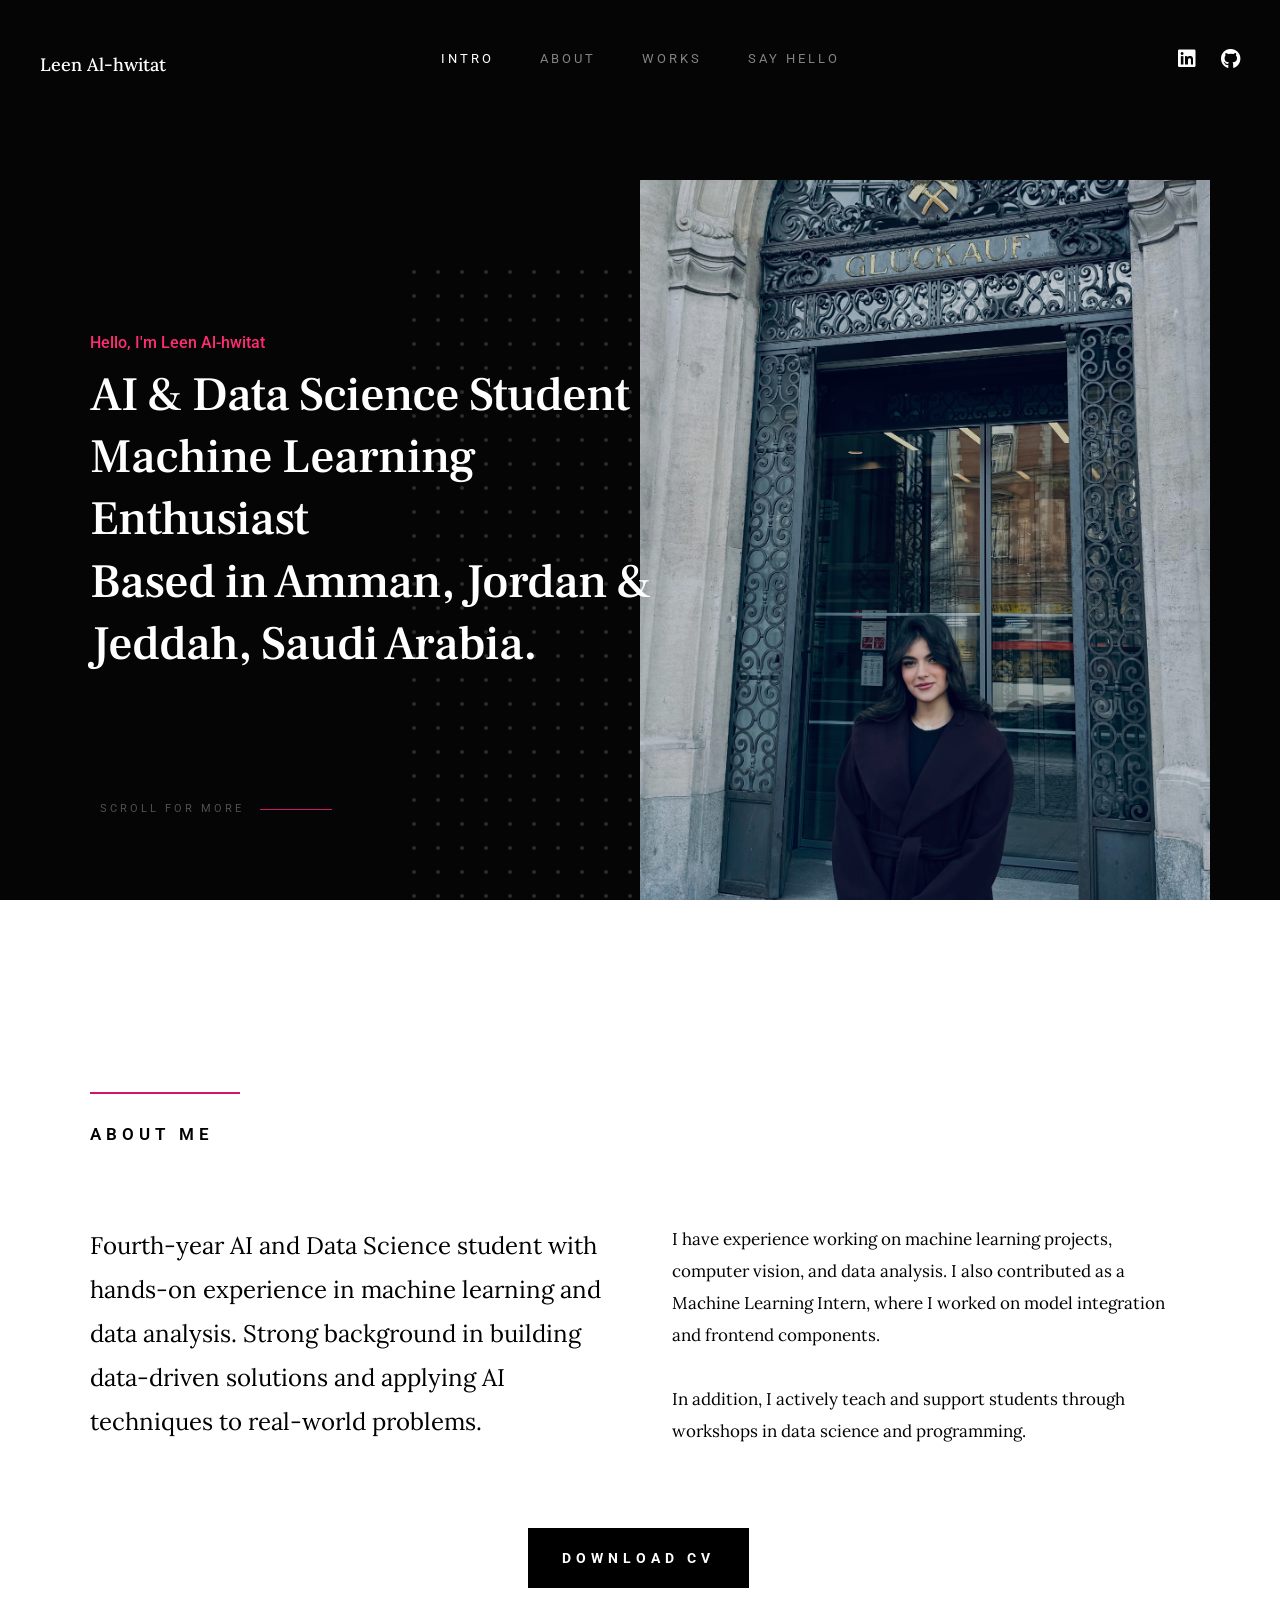
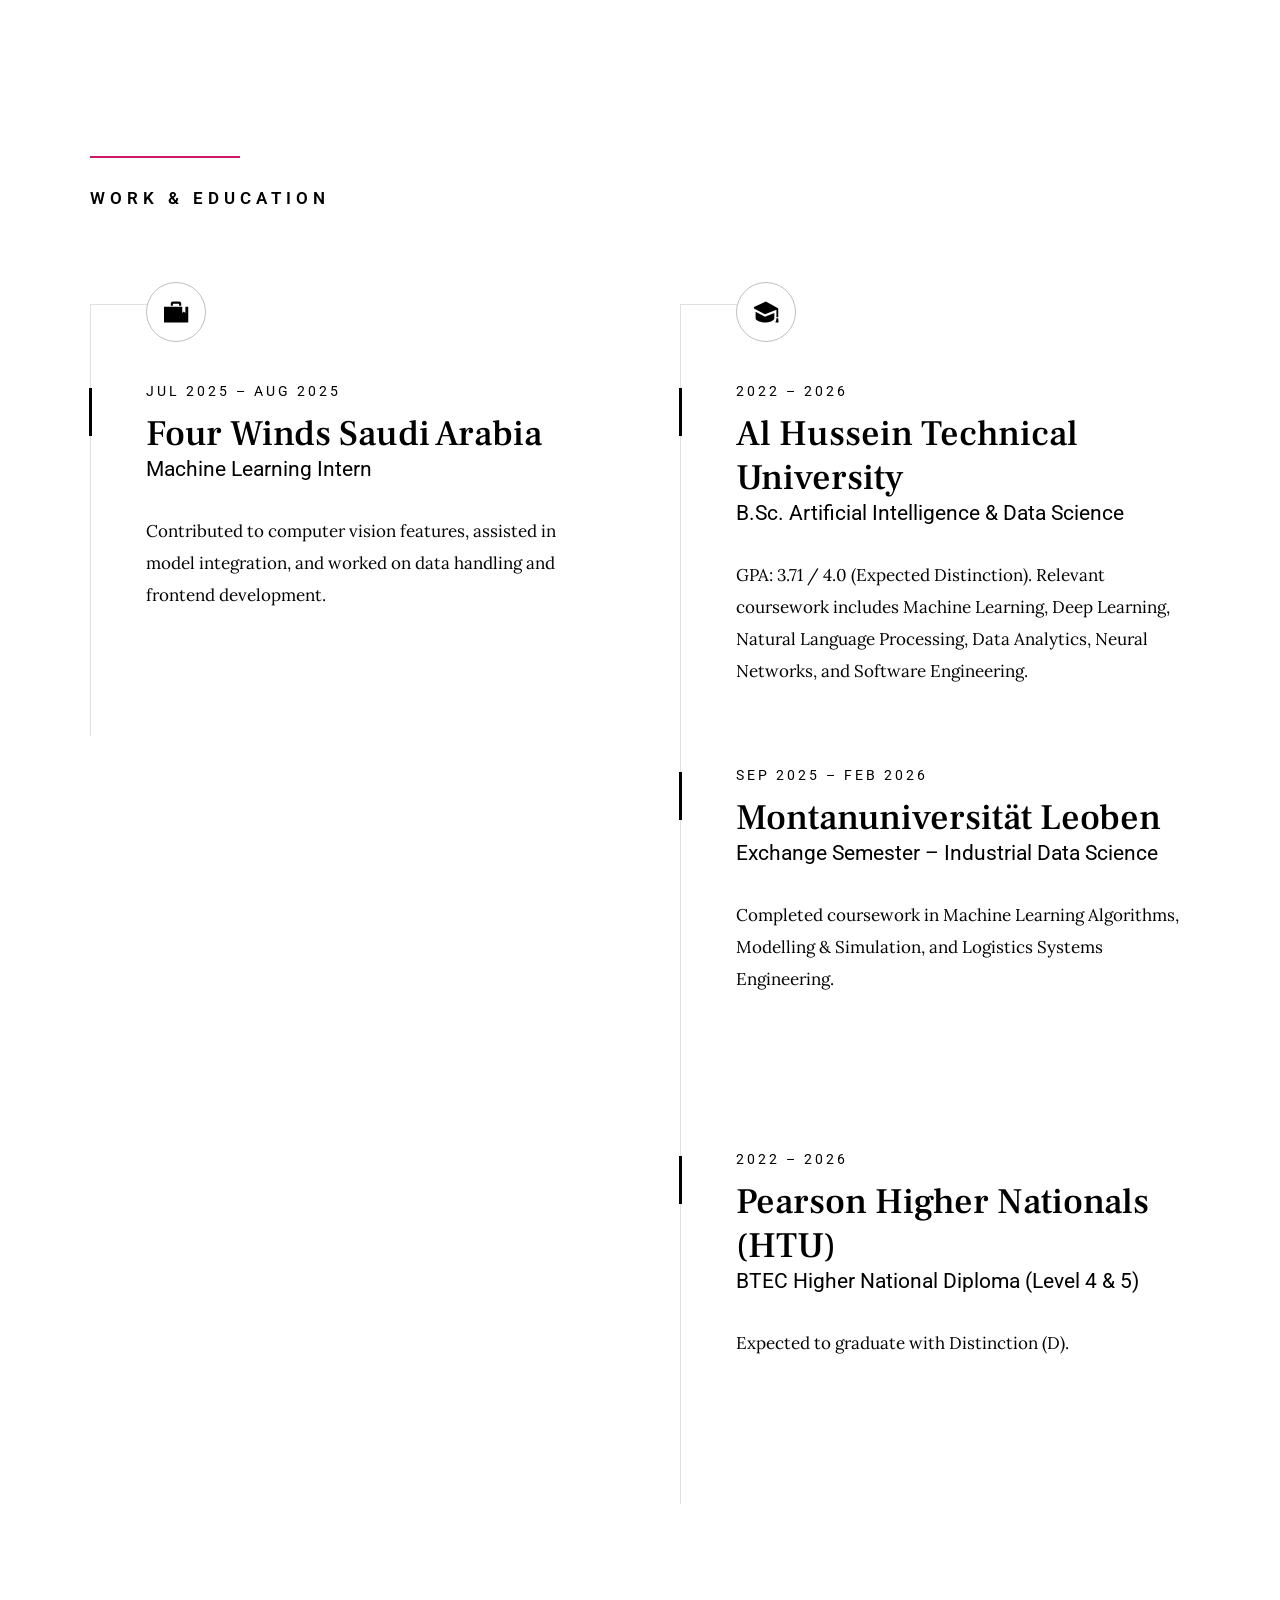
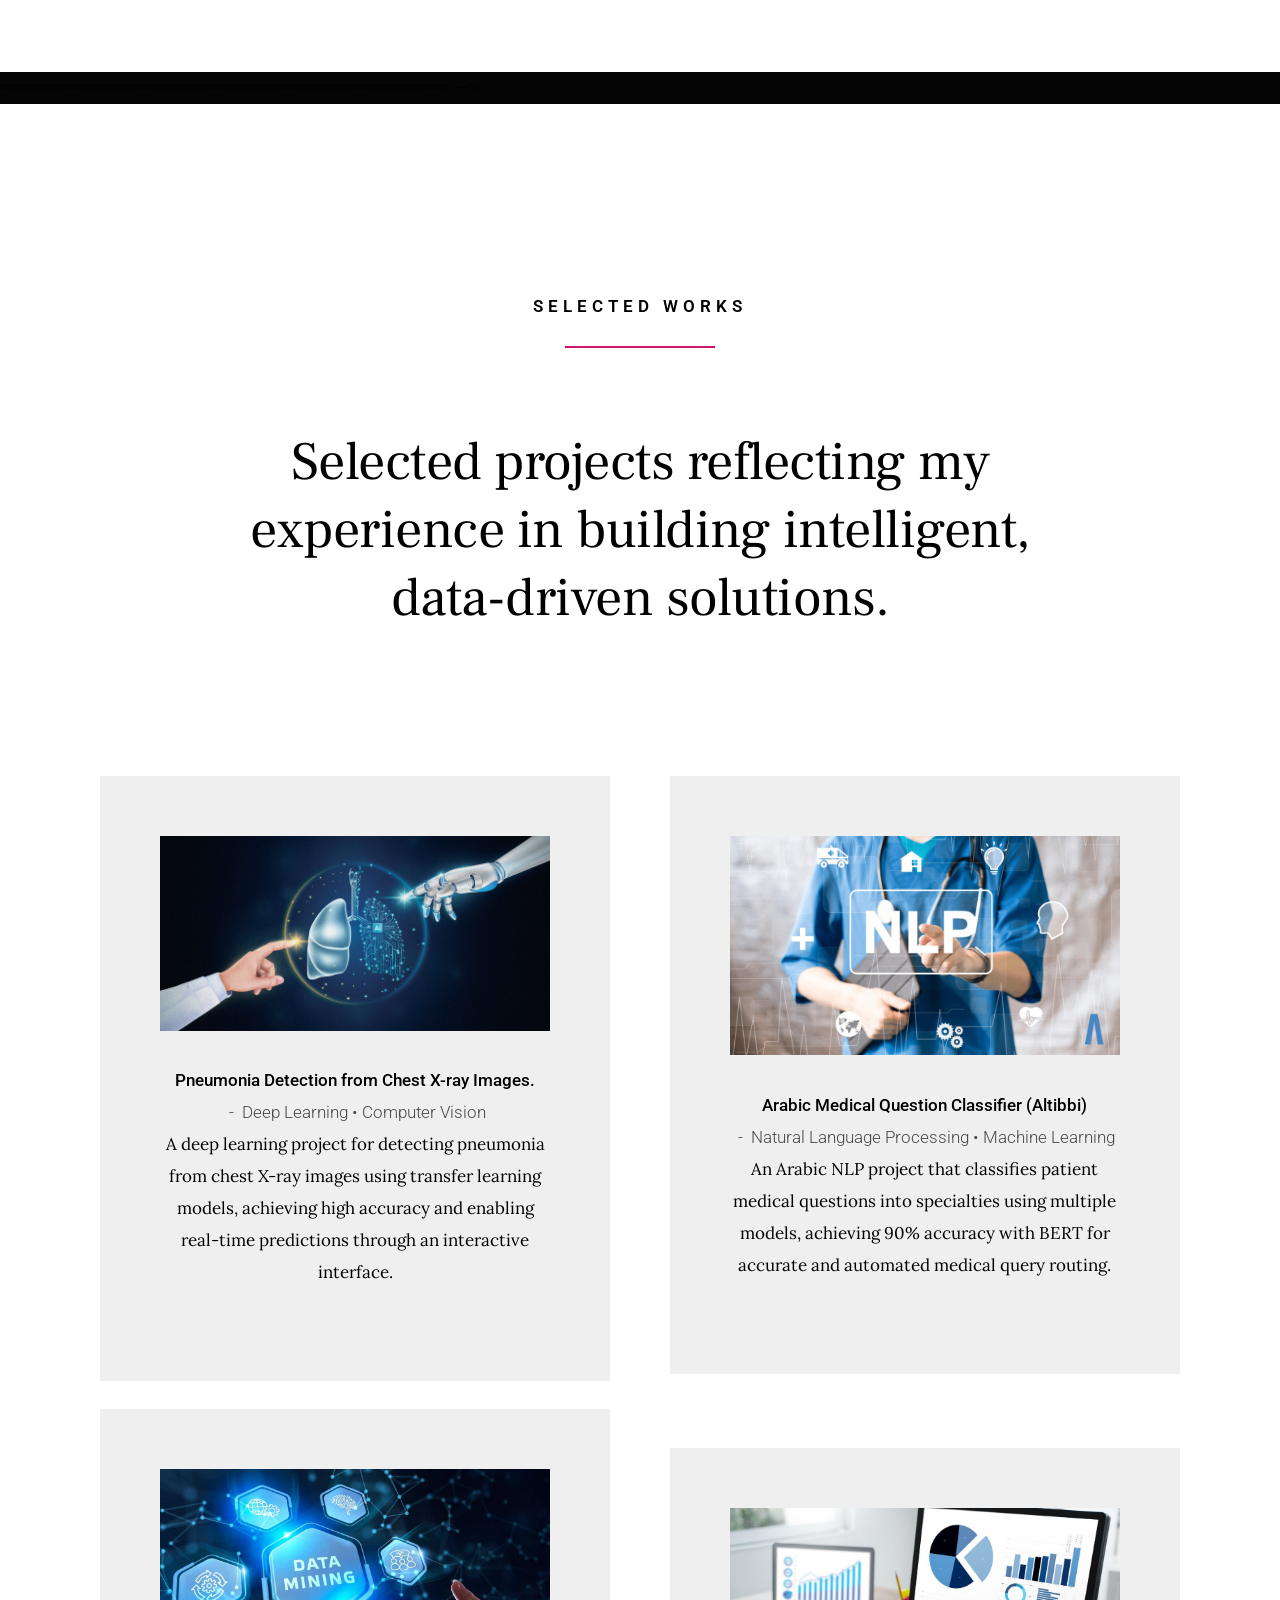
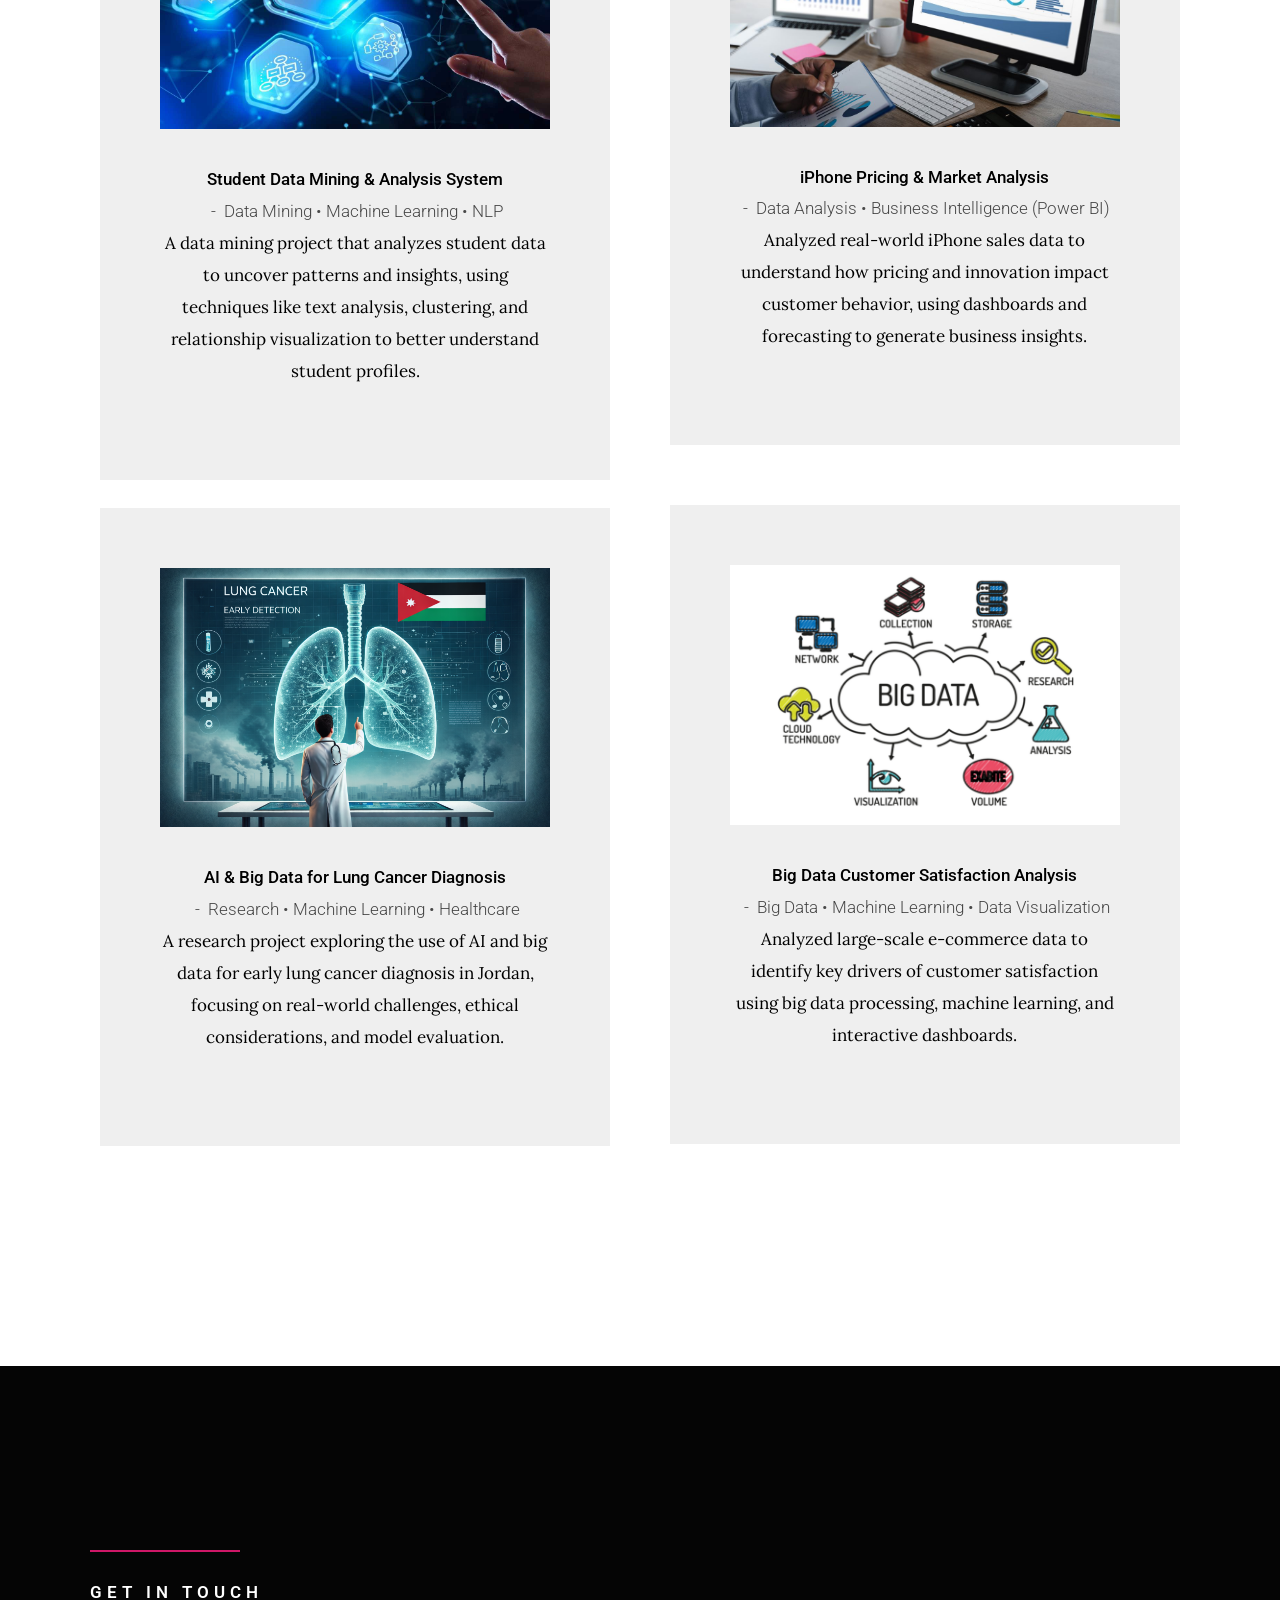
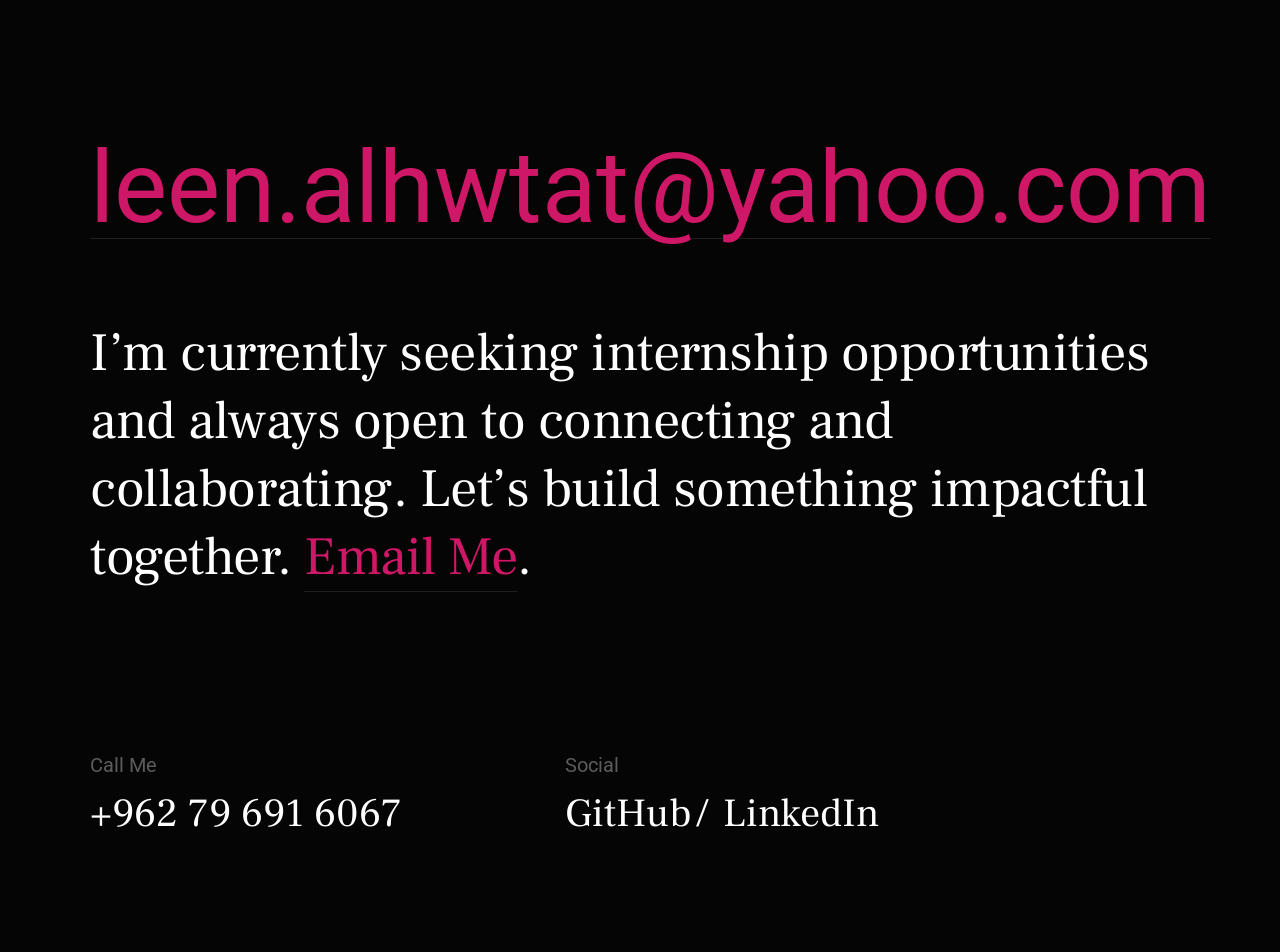
<file: index.html>
<!DOCTYPE html>
<html class="no-js" lang="en">
<head>

    <!--- basic page needs
    ================================================== -->
    <meta charset="utf-8">
    <title>Portfolio</title>
    <meta name="description" content="">
    <meta name="author" content="">

    <!-- mobile specific metas
    ================================================== -->
    <meta name="viewport" content="width=device-width, initial-scale=1">

    <!-- CSS
    ================================================== -->
    <link rel="stylesheet" href="css/base.css">
    <link rel="stylesheet" href="css/vendor.css">
    <link rel="stylesheet" href="css/main.css">

    <!-- script
    ================================================== -->
    <script src="js/modernizr.js"></script>
    <script src="js/pace.min.js"></script>

    <!-- favicons
    ================================================== -->
    <link rel="apple-touch-icon" sizes="180x180" href="apple-touch-icon.png">
    <link rel="icon" type="image/png" sizes="32x32" href="favicon-32x32.png">
    <link rel="icon" type="image/png" sizes="16x16" href="favicon-16x16.png">
    <link rel="manifest" href="site.webmanifest">

</head>

<body id="top">

    <div id="preloader">
        <div id="loader"></div>
    </div>

    <!-- site header
    ================================================== -->
    <header class="s-header">

        <div class="header-logo">
            <a class="site-logo" href="index.html" style="color: white; font-size: 18px; font-weight: 500;">
                Leen Al-hwitat
            </a>
        </div>

        <nav class="header-nav-wrap">
            <ul class="header-main-nav">
                <li class="current"><a class="smoothscroll" href="#intro" title="intro">Intro</a></li>
                <li><a class="smoothscroll" href="#about" title="about">About</a></li>
                <li><a class="smoothscroll" href="#works" title="works">Works</a></li>
                <li><a class="smoothscroll" href="#contact" title="contact us">Say Hello</a></li>	
            </ul>

            <ul class="header-social" style="display:flex; align-items:center; gap:15px;">
                <li>
                    <a href="https://www.linkedin.com/in/leen-al-hwitat-414799289" target="_blank">
                        <i class="fab fa-linkedin"></i>
                    </a>
                </li>
                <li>
                    <a href="https://github.com/LEENEMAD" target="_blank">
                        <i class="fab fa-github"></i>
                    </a>
                </li>
            </ul>
        </nav>

        <a class="header-menu-toggle" href="#"><span>Menu</span></a>

    </header> <!-- end s-header -->


    <!-- intro
    ================================================== -->
    <section id="intro" class="s-intro target-section">

        <div class="row intro-content">

            <div class="column large-9 mob-full intro-text">
                <h3>Hello, I'm Leen Al-hwitat</h3>
                <h1>
                    AI & Data Science Student <br>
                    Machine Learning Enthusiast <br>
                    Based in Amman, Jordan & Jeddah, Saudi Arabia.
                </h1>
            </div>

            <div class="intro-scroll">
                <a href="#about" class="intro-scroll-link smoothscroll">
                    Scroll For More
                </a>
            </div>

            <div class="intro-grid"></div>
            <div class="intro-pic"></div>

        </div> <!-- end row -->

    </section> <!-- end intro -->


    <!-- about
    ================================================== -->
    <section id="about" class="s-about target-section">

        <div class="about-me">

            <div class="row heading-block" data-aos="fade-up">
                <div class="column large-full">
                    <h2 class="section-heading">About Me</h2>
                </div>
            </div>

            <div class="row about-me__content" data-aos="fade-up">
                <div class="column large-full about-me__text">
                    <p class="lead">
                    Fourth-year AI and Data Science student with hands-on experience in machine learning and data analysis. 
                    Strong background in building data-driven solutions and applying AI techniques to real-world problems.
                    </p>
                    
                    <p>
                    I have experience working on machine learning projects, computer vision, and data analysis. 
                    I also contributed as a Machine Learning Intern, where I worked on model integration and frontend components.
                    </p>
                    
                    <p>
                    In addition, I actively teach and support students through workshops in data science and programming.
                    </p>
                </div>
            </div>
    
            <div class="row about-me__buttons">
                <div class="column large-full" style="text-align: center;">
                    <a href="cv.pdf" class="btn btn--primary">Download CV</a>
                </div>
            </div>

        </div> <!-- end about-me -->
        <div class="about-experience">
        
            <div class="row heading-block" data-aos="fade-up">
                <div class="column large-full">
                    <h2 class="section-heading">Work & Education</h2>
                </div>
            </div>
        
            <div class="row about-experience__timeline">
        
                <!-- WORK -->
                <div class="column large-half tab-full" data-aos="fade-up">
                    <div class="timeline">
        
                        <div class="timeline__icon-wrap">
                            <span class="timeline__icon timeline__icon--work"></span>
                        </div>
        
                        <div class="timeline__block">
                            <div class="timeline__bullet"></div>
                            <div class="timeline__header">
                                <p class="timeline__timeframe">Jul 2025 – Aug 2025</p>
                                <h3 class="item-title">Four Winds Saudi Arabia</h3>
                                <h5>Machine Learning Intern</h5>
                            </div>
                            <div class="timeline__desc">
                                <p>
                                Contributed to computer vision features, assisted in model integration,
                                and worked on data handling and frontend development.
                                </p>
                            </div>
                        </div>
        
                    </div>
                </div>
        
                <!-- EDUCATION -->
                <div class="column large-half tab-full" data-aos="fade-up">
                    <div class="timeline">
        
                        <div class="timeline__icon-wrap">
                            <span class="timeline__icon timeline__icon--education"></span>
                        </div>
        
                        <!-- HTU -->
                        <div class="timeline__block">
                            <div class="timeline__bullet"></div>
                            <div class="timeline__header">
                                <p class="timeline__timeframe">2022 – 2026</p>
                                <h3 class="item-title">Al Hussein Technical University</h3>
                                <h5>B.Sc. Artificial Intelligence & Data Science</h5>
                            </div>
                            <div class="timeline__desc">
                                <p>
                                GPA: 3.71 / 4.0 (Expected Distinction). 
                                Relevant coursework includes Machine Learning, Deep Learning, Natural Language Processing,
                                Data Analytics, Neural Networks, and Software Engineering.
                                </p>
                            </div>
                        </div>
        
                        <!-- Exchange -->
                        <div class="timeline__block">
                            <div class="timeline__bullet"></div>
                            <div class="timeline__header">
                                <p class="timeline__timeframe">Sep 2025 – Feb 2026</p>
                                <h3 class="item-title">Montanuniversität Leoben</h3>
                                <h5>Exchange Semester – Industrial Data Science</h5>
                            </div>
                            <div class="timeline__desc">
                                <p>
                                Completed coursework in Machine Learning Algorithms, Modelling & Simulation,
                                and Logistics Systems Engineering.
                                </p>
                            </div>
                        </div>
        
                        <!-- Pearson -->
                        <div class="timeline__block">
                            <div class="timeline__bullet"></div>
                            <div class="timeline__header">
                                <p class="timeline__timeframe">2022 – 2026</p>
                                <h3 class="item-title">Pearson Higher Nationals (HTU)</h3>
                                <h5>BTEC Higher National Diploma (Level 4 & 5)</h5>
                            </div>
                            <div class="timeline__desc">
                                <p>
                                Expected to graduate with Distinction (D).
                                </p>
                            </div>
                        </div>
        
                    </div>
                </div>
        
            </div>
        </div>

    </section> <!-- end s-about -->


    ================================================== -->
        <!-- works
    ================================================== -->
    <section id="works" class="s-works target-section">

        <div class="row heading-block heading-block--center" data-aos="fade-up">
            <div class="column large-full">
                <h2 class="section-heading section-heading--centerbottom">Selected Works</h2>
                <p class="section-desc">
                    Selected projects reflecting my experience in building intelligent, data-driven solutions.
                </p>
            </div>
        </div> <!-- end heading-block -->

        <div class="masonry-wrap">

            <div class="masonry">
                <div class="grid-sizer"></div>
    
                <div class="masonry__brick" data-aos="fade-up">
                    <div class="item-folio">
                        <div class="item-folio__thumb">
            <a href="images/Lung-cancer.jpg" 
   class="thumb-link" 
   title="Lung cancer Project." 
   data-size="1050x700">

    <img src="images/Lung-cancer.jpg" alt="">
</a>
                            <a href="https://github.com/LEENEMAD/Pneumonia-Detection-from-Chest-X-Ray-Images-Using-Deep-Learning" class="item-folio__project-link" title="Project link" target="_blank"></a>
                        </div>
    
                        <div class="item-folio__text">
                            <h4 class="item-folio__title">
                                Pneumonia Detection from Chest X-ray Images.
                            </h4>
                            <p class="item-folio__cat">
                                Deep Learning • Computer Vision
                            </p>

                            <p class="item-folio__desc">
                                A deep learning project for detecting pneumonia from chest X-ray images using transfer learning models, achieving high accuracy and enabling real-time predictions through an interactive interface.
                            </p>
                        
                        </div>
    
                        <div class="item-folio__caption">
                            <p>Developed a CNN-based model to classify chest X-ray images as normal or pneumonia, achieving strong performance and enabling real-time predictions through a simple Gradio interface.</p>
                        </div>
                    </div>
                </div> <!-- end masonry__brick -->
    
                <div class="masonry__brick" data-aos="fade-up">
                    <div class="item-folio">
                        <div class="item-folio__thumb">
                           <a href="images/NLP-MEDICAL.png" 
   class="thumb-link" 
   title="NLP Project" 
   data-size="1050x700">

    <img src="images/NLP-MEDICAL.png" alt="">
</a>
       
                            <a href="https://github.com/LEENEMAD/altibbi-medical-question-classifier" class="item-folio__project-link" title="Project link" target="_blank"></a>
                        </div>
                        <div class="item-folio__text">
                            <h4 class="item-folio__title">
                                Arabic Medical Question Classifier (Altibbi)
                            </h4>
                            
                            <p class="item-folio__cat">
                                Natural Language Processing • Machine Learning
                            </p>
                            
                            <p class="item-folio__desc">
                                An Arabic NLP project that classifies patient medical questions into specialties using multiple models, achieving 90% accuracy with BERT for accurate and automated medical query routing.
                            </p>
                        
                        </div>
                        
                        <div class="item-folio__caption">
                            <p> Built an Arabic text classification system using NLP techniques and transformer models (BERT), achieving 90% accuracy in classifying medical queries into specialties.</p>
                        </div>
                    </div>
                </div> <!-- end masonry__brick -->

                <div class="masonry__brick" data-aos="fade-up">
                    <div class="item-folio">
                            
                        <div class="item-folio__thumb">
                              <a href="images/data-mining.jpg" 
   class="thumb-link" 
   title="Data mining Project" 
   data-size="1050x700">

    <img src="images/data-mining.jpg" alt="">
</a>
       
                            <a href="https://github.com/LEENEMAD/student-data-mining-system" class="item-folio__project-link" title="Project link" target="_blank"></a>
                        </div>
                        <div class="item-folio__text">
                            <h4 class="item-folio__title">
                                Student Data Mining & Analysis System
                            </h4>
                            <p class="item-folio__cat">
                                Data Mining • Machine Learning • NLP
                            </p>
                            <p class="item-folio__desc">
                                A data mining project that analyzes student data to uncover patterns and insights, using techniques like text analysis, clustering, and relationship visualization to better understand student profiles.
                            </p>
                        </div>
                        <div class="item-folio__caption">
                            <p>A data mining project that analyzes student data to uncover patterns and insights, using techniques like text analysis, clustering, and relationship visualization to better understand student profiles.</p>
                        </div>
                    </div>
                </div> <!-- end masonry__brick -->

                <div class="masonry__brick" data-aos="fade-up">
                    <div class="item-folio">
                        <div class="item-folio__thumb">
                             <a href="images/Power-BI.jpg" 
   class="thumb-link" 
   title="Power BI Project" 
   data-size="1050x700">

    <img src="images/Power-BI.jpg" alt="">
</a>
       
                            <a href="https://docs.google.com/presentation/d/1TcyEoOKmooNYHzLq4KH8oQpVzF_GrMKn9ljobMaIXmA/edit?usp=sharing" class="item-folio__project-link" title="Project link" target="_blank"></a>
                        </div>
                        <div class="item-folio__text">
                            <h4 class="item-folio__title">
                                iPhone Pricing & Market Analysis
                            </h4>
                            <p class="item-folio__cat">
                                Data Analysis • Business Intelligence (Power BI)
                            </p>
                            <p class="item-folio__desc">
                                Analyzed real-world iPhone sales data to understand how pricing and innovation impact customer behavior, using dashboards and forecasting to generate business insights.
                            </p>
                            
                        </div>
                        <div class="item-folio__caption">
                            <p>Analyzed real-world iPhone sales data to understand how pricing and innovation impact customer behavior, using dashboards and forecasting to generate business insights.</p>
                        </div>
                    </div>
                </div> <!-- end masonry__brick -->

                <div class="masonry__brick" data-aos="fade-up">
                    <div class="item-folio">
                            
                        <div class="item-folio__thumb">
                              <a href="images/BigData.png" 
   class="thumb-link" 
   title="Big Data Project" 
   data-size="1050x700">

    <img src="images/BigData.png" alt="">
</a>
       
                            <a href="https://github.com/LEENEMAD/big-data-customer-satisfaction-analysis" class="item-folio__project-link" title="Project link" target="_blank"></a>
                        </div>
                        <div class="item-folio__text">
                            <h4 class="item-folio__title">
                                Big Data Customer Satisfaction Analysis
                            </h4>
                            <p class="item-folio__cat">
                                Big Data • Machine Learning • Data Visualization
                            </p>
                            <p class="item-folio__desc">
                                Analyzed large-scale e-commerce data to identify key drivers of customer satisfaction using big data processing, machine learning, and interactive dashboards.
                            </p>
                        </div>
                        <div class="item-folio__caption">
                            <p> Analyzed large-scale e-commerce data to identify key drivers of customer satisfaction using big data processing, machine learning, and interactive dashboards.
                            </p></p>
                        </div>
                    </div>
                </div> <!-- end masonry__brick -->
        
                <div class="masonry__brick" data-aos="fade-up">
                    <div class="item-folio">
                            
                        <div class="item-folio__thumb">
                            <a href="images/CRP.png" 
   class="thumb-link" 
   title="CRP Project" 
   data-size="1050x700">

    <img src="images/CRP.png" alt="">
</a>
       
                            <a href="https://github.com/LEENEMAD/ai-lung-cancer-diagnosis-research" class="item-folio__project-link" title="Project link" target="_blank"></a>
                        </div>
                        <div class="item-folio__text">
                            <h4 class="item-folio__title">
                                AI & Big Data for Lung Cancer Diagnosis
                            </h4>
                            <p class="item-folio__cat">
                                Research • Machine Learning • Healthcare
                            </p>
                            <p class="item-folio__desc">
                                A research project exploring the use of AI and big data for early lung cancer diagnosis in Jordan, focusing on real-world challenges, ethical considerations, and model evaluation.
                            </p>
                    
                        </div>
                        <div class="item-folio__caption">
                            <p>A research project exploring the use of AI and big data for early lung cancer diagnosis in Jordan, focusing on real-world challenges, ethical considerations, and model evaluation.</p>
                        </div>
                    </div>
                </div> <!-- end masonry__brick -->

            </div> <!-- end masonry -->

        </div> <!-- end masonry-wrap -->

    </section> <!-- end s-work -->


    <!-- contact
    ================================================== -->
    <section id="contact" class="s-contact ss-dark target-section">

        <div class="row heading-block" data-aos="fade-up">
            <div class="column large-full">
                <h2 class="section-heading">Get In Touch</h2>
            </div>
        </div>

        <div class="row contact-main" data-aos="fade-up">
            <div class="column large-full">
                <p class="contact-email">
                    <a href="mailto:leen.alhwtat@yahoo.com">leen.alhwtat@yahoo.com</a>
                </p>

                <p class="section-desc">
                    I’m currently seeking internship opportunities and always open to connecting and collaborating. Let’s build something impactful together.
                <a href="mailto:leen.alhwtat@yahoo.com">Email Me</a>.
                </p>
            </div>
        </div>

        <div class="row contact-infos" data-aos="fade-up" data-aos-anchor=".contact-main">

            <div class="column large-5 medium-full contact-phone">
                <h4>Call Me</h4>
                <a href="tel:+962796916067">+962 79 691 6067</a>
            </div>

            <div class="column large-7 medium-full contact-social">
                <h4>Social</h4>
                <ul>
                    <li>
                        <a href="https://github.com/LEENEMAD" target="_blank" title="GitHub">
                            GitHub
                        </a>
                    </li>
                    <li>
                        <a href="https://www.linkedin.com/in/leen-al-hwitat-414799289" target="_blank" title="LinkedIn">
                            LinkedIn
                        </a>
                    </li>
                </ul>
            </div><!-- end contact-infos -->

    </section> <!-- end s-contact -->
    
    <!-- photoswipe background
    ================================================== -->
    <div aria-hidden="true" class="pswp" role="dialog" tabindex="-1">

        <div class="pswp__bg"></div>
        <div class="pswp__scroll-wrap">

            <div class="pswp__container">
                <div class="pswp__item"></div>
                <div class="pswp__item"></div>
                <div class="pswp__item"></div>
            </div>

            <div class="pswp__ui pswp__ui--hidden">
                <div class="pswp__top-bar">
                    <div class="pswp__counter"></div><button class="pswp__button pswp__button--close" title="Close (Esc)"></button> <button class="pswp__button pswp__button--share" title=
                    "Share"></button> <button class="pswp__button pswp__button--fs" title="Toggle fullscreen"></button> <button class="pswp__button pswp__button--zoom" title=
                    "Zoom in/out"></button>
                    <div class="pswp__preloader">
                        <div class="pswp__preloader__icn">
                            <div class="pswp__preloader__cut">
                                <div class="pswp__preloader__donut"></div>
                            </div>
                        </div>
                    </div>
                </div>
                <div class="pswp__share-modal pswp__share-modal--hidden pswp__single-tap">
                    <div class="pswp__share-tooltip"></div>
                </div><button class="pswp__button pswp__button--arrow--left" title="Previous (arrow left)"></button> <button class="pswp__button pswp__button--arrow--right" title=
                "Next (arrow right)"></button>
                <div class="pswp__caption">
                    <div class="pswp__caption__center"></div>
                </div>
            </div>

        </div>

    </div><!-- end photoSwipe background -->


    <!-- Java Script
    ================================================== -->
    <script src="js/jquery-3.2.1.min.js"></script>
    <script src="js/plugins.js"></script>
    <script src="js/main.js"></script>

</body>
</file>
<file: css/base.css>
/* =================================================================== 
 *
 *  Epitome Base Stylesheet
 *  Template Ver. 1.0.0
 *  04-22-2019
 *  ------------------------------------------------------------------
 *
 *  TOC:
 *  # imports
 *  # normalize
 *  # basic/base setup styles
 *	# grid v2 
 *		## medium screen devices
 *		## tablets
 *		## mobile devices
 *		## small mobile devices <= 400px	
 *	# block grids
 *		## block grids - medium screen devices
 *		## block grids - tablets
 *		## block grids - mobile devices
 *		## block grids - small mobile devices <= 400px
 *	# MISC
 *
 * =================================================================== */


/* ===================================================================
 * # imports 
 *
 * ------------------------------------------------------------------- */
@import url("https://fonts.googleapis.com/css?family=Frank+Ruhl+Libre:400,500|Lora:400,400i,700,700i|Roboto:300,400,500,600,700");
@import url("font-awesome/css/fontawesome-all.css");


/* ==========================================================================
 * # normalize
 * normalize.css v8.0.1 | MIT License |
 * github.com/necolas/normalize.css
 *
 * -------------------------------------------------------------------------- */

/* ------------------------------------------------------------------- 
 * ## document
 * ------------------------------------------------------------------- */

/* 1. Correct the line height in all browsers.
 * 2. Prevent adjustments of font size after orientation changes in iOS.*/
html {
	line-height: 1.15;  /* 1 */
	-webkit-text-size-adjust: 100%;  /* 2 */
}

/* ------------------------------------------------------------------- 
 * ## sections
 * ------------------------------------------------------------------- */

/* Remove the margin in all browsers. */
body {
	margin: 0;
}

/* Render the `main` element consistently in IE. */
main {
	display: block;
}

/* Correct the font size and margin on `h1` elements within `section` and
 * `article` contexts in Chrome, Firefox, and Safari. */
h1 {
	font-size: 2em;
	margin: 0.67em 0;
}

/* ------------------------------------------------------------------- 
 * ## grouping
 * ------------------------------------------------------------------- */

/* 1. Add the correct box sizing in Firefox.
 * 2. Show the overflow in Edge and IE. */
hr {
	box-sizing: content-box;  /* 1 */
	height: 0;  /* 1 */
	overflow: visible;  /* 2 */
}

/* 1. Correct the inheritance and scaling of font size in all browsers.
 * 2. Correct the odd `em` font sizing in all browsers. */
pre {
	font-family: monospace, monospace;  /* 1 */
	font-size: 1em;  /* 2 */
}

/* ------------------------------------------------------------------- 
 * ## text-level semantics
 * ------------------------------------------------------------------- */

/* Remove the gray background on active links in IE 10. */
a {
	background-color: transparent;
}

/* 1. Remove the bottom border in Chrome 57-
 * 2. Add the correct text decoration in Chrome, Edge, IE, Opera, and Safari. */
abbr[title] {
	border-bottom: none;  /* 1 */
	text-decoration: underline;  /* 2 */
	text-decoration: underline dotted;  /* 2 */
}

/* Add the correct font weight in Chrome, Edge, and Safari. */
b,
strong {
	font-weight: bolder;
}

/* 1. Correct the inheritance and scaling of font size in all browsers.
 * 2. Correct the odd `em` font sizing in all browsers. */
code,
kbd,
samp {
	font-family: monospace, monospace;  /* 1 */
	font-size: 1em;  /* 2 */
}

/* Add the correct font size in all browsers. */
small {
	font-size: 80%;
}

/* Prevent `sub` and `sup` elements from affecting the line height in
 * all browsers. */
sub,
sup {
	font-size: 75%;
	line-height: 0;
	position: relative;
	vertical-align: baseline;
}

sub {
	bottom: -0.25em;
}

sup {
	top: -0.5em;
}

/* ------------------------------------------------------------------- 
 * ## embedded content
 * ------------------------------------------------------------------- */

/* Remove the border on images inside links in IE 10. */
img {
	border-style: none;
}

/* ------------------------------------------------------------------- 
 * ## forms
 * ------------------------------------------------------------------- */

/* 1. Change the font styles in all browsers.
 * 2. Remove the margin in Firefox and Safari. */
button,
input,
optgroup,
select,
textarea {
	font-family: inherit;  /* 1 */
	font-size: 100%;  /* 1 */
	line-height: 1.15;  /* 1 */
	margin: 0;  /* 2 */
}

/* Show the overflow in IE.
 * 1. Show the overflow in Edge. */
button,
input {

	/* 1 */
	overflow: visible;
}

/* Remove the inheritance of text transform in Edge, Firefox, and IE.
 * 1. Remove the inheritance of text transform in Firefox. */
button,
select {

	/* 1 */
	text-transform: none;
}

/* Correct the inability to style clickable types in iOS and Safari. */
button,
[type="button"],
[type="reset"],
[type="submit"] {
	-webkit-appearance: button;
}

/* Remove the inner border and padding in Firefox. */
button::-moz-focus-inner,
[type="button"]::-moz-focus-inner,
[type="reset"]::-moz-focus-inner,
[type="submit"]::-moz-focus-inner {
	border-style: none;
	padding: 0;
}

/* Restore the focus styles unset by the previous rule. */
button:-moz-focusring,
[type="button"]:-moz-focusring,
[type="reset"]:-moz-focusring,
[type="submit"]:-moz-focusring {
	outline: 1px dotted ButtonText;
}

/* Correct the padding in Firefox. */
fieldset {
	padding: 0.35em 0.75em 0.625em;
}

/* 1. Correct the text wrapping in Edge and IE.
 * 2. Correct the color inheritance from `fieldset` elements in IE.
 * 3. Remove the padding so developers are not caught out when they zero out
 *    `fieldset` elements in all browsers. */
legend {
	box-sizing: border-box;  /* 1 */
	color: inherit;  /* 2 */
	display: table;  /* 1 */
	max-width: 100%;  /* 1 */
	padding: 0;  /* 3 */
	white-space: normal;  /* 1 */
}

/* Add the correct vertical alignment in Chrome, Firefox, and Opera. */
progress {
	vertical-align: baseline;
}

/* Remove the default vertical scrollbar in IE 10+. */
textarea {
	overflow: auto;
}

/* 1. Add the correct box sizing in IE 10.
 * 2. Remove the padding in IE 10. */
[type="checkbox"],
[type="radio"] {
	box-sizing: border-box;  /* 1 */
	padding: 0;  /* 2 */
}

/* Correct the cursor style of increment and decrement buttons in Chrome. */
[type="number"]::-webkit-inner-spin-button,
[type="number"]::-webkit-outer-spin-button {
	height: auto;
}

/* 1. Correct the odd appearance in Chrome and Safari.
 * 2. Correct the outline style in Safari. */
[type="search"] {
	-webkit-appearance: textfield;  /* 1 */
	outline-offset: -2px;  /* 2 */
}

/* Remove the inner padding in Chrome and Safari on macOS. */
[type="search"]::-webkit-search-decoration {
	-webkit-appearance: none;
}

/* 1. Correct the inability to style clickable types in iOS and Safari.
 * 2. Change font properties to `inherit` in Safari. */
::-webkit-file-upload-button {
	-webkit-appearance: button;  /* 1 */
	font: inherit;  /* 2 */
}

/* ------------------------------------------------------------------- 
 * ## interactive
 * ------------------------------------------------------------------- */

/* Add the correct display in Edge, IE 10+, and Firefox. */
details {
	display: block;
}

/* Add the correct display in all browsers. */
summary {
	display: list-item;
}

/* ------------------------------------------------------------------- 
 * ## misc
 * ------------------------------------------------------------------- */

/* Add the correct display in IE 10+. */
template {
	display: none;
}

/* Add the correct display in IE 10. */
[hidden] {
	display: none;
}



/* ===================================================================
 * # basic/base setup styles
 *
 * ------------------------------------------------------------------- */
html {
	font-size: 62.5%;
	box-sizing: border-box;
}

*,
*::before,
*::after {
	box-sizing: inherit;
}

body {
	font-weight: normal;
	line-height: 1;
	word-wrap: break-word;
	-moz-font-smoothing: grayscale;
	-moz-osx-font-smoothing: grayscale;
	-webkit-font-smoothing: antialiased;
	-webkit-overflow-scrolling: touch;
	-webkit-text-size-adjust: none;
}

/* ------------------------------------------------------------------- 
 * ## Media
 * ------------------------------------------------------------------- */
svg,
img,
video
embed,
iframe,
object {
	max-width: 100%;
	height: auto;
}

/* ------------------------------------------------------------------- 
 * ## Typography resets 
 * ------------------------------------------------------------------- */
div, dl, dt, dd, ul, ol, li, h1, h2, h3, h4, h5, h6, pre, form, p, blockquote, th, td {
	margin: 0;
	padding: 0;
}

p {
	font-size: inherit;
	text-rendering: optimizeLegibility;
}

em,
i {
	font-style: italic;
	line-height: inherit;
}

strong,
b {
	font-weight: bold;
	line-height: inherit;
}

small {
	font-size: 60%;
	line-height: inherit;
}

ol,
ul {
	list-style: none;
}

li {
	display: block;
}

/* ------------------------------------------------------------------- 
 * ## links
 * ------------------------------------------------------------------- */
a {
	text-decoration: none;
	line-height: inherit;
}

a img {
	border: none;
}

/* ------------------------------------------------------------------- 
 * ## inputs
 * ------------------------------------------------------------------- */
fieldset {
	margin: 0;
	padding: 0;
}

input[type="email"],
input[type="number"],
input[type="search"],
input[type="text"],
input[type="tel"],
input[type="url"],
input[type="password"],
textarea {
	-webkit-appearance: none;
	-moz-appearance: none;
	appearance: none;
}



/* ===================================================================
 * # grid v2.0.0 
 *
 *   -----------------------------------------------------------------
 * - Grid breakpoints are based on MAXIMUM WIDTH media queries, 
 *   meaning they apply to that one breakpoint and ALL THOSE BELOW IT.
 * - Grid columns without a specified width will automatically layout 
 *   as equal width columns.
 * ------------------------------------------------------------------- */

/* rows
 * ------------------------------------- */
.row {
	width: 89%;
	max-width: 1200px;
	margin: 0 auto;
	display: -ms-flexbox;
	display: -webkit-flex;
	display: flex;
	-webkit-flex-flow: row wrap;
	-ms-flex-flow: row wrap;
	flex-flow: row wrap;
}

.row .row {
	width: auto;
	max-width: none;
	margin-left: -20px;
	margin-right: -20px;
}

/* columns
 * -------------------------------------- */
.column {
	-webkit-flex: 1 1 0%;
	-ms-flex: 1 1 0%;
	flex: 1 1 0%;
	padding: 0 20px;
}

.collapse > .column,
.column.collapse {
	padding: 0;
}

/* flex row containers utility classes
 * ----------------------------------------- */
.row.row-wrap {
	-webkit-flex-wrap: wrap;
	-ms-flex-wrap: wrap;
	flex-wrap: wrap;
}

.row.row-nowrap {
	-webkit-flex-wrap: nowrap;
	-ms-flex-wrap: none;
	flex-wrap: nowrap;
}

.row.row-top {
	-webkit-align-items: flex-start;
	-ms-flex-align: start;
	align-items: flex-start;
}

.row.row-bottom {
	-webkit-align-items: flex-end;
	-ms-flex-align: end;
	align-items: flex-end;
}

.row.row-center {
	-webkit-align-items: center;
	-ms-flex-align: center;
	align-items: center;
}

.row.row-stretch {
	-webkit-align-items: stretch;
	-ms-flex-align: stretch;
	align-items: stretch;
}

.row.row-baseline {
	-webkit-align-items: baseline;
	-ms-flex-align: baseline;
	align-items: baseline;
}

/* flex item utility alignment classes
 * ----------------------------------------- */
.align-center {
	margin: auto;
	-webkit-align-self: center;
	-ms-flex-item-align: center;
	align-self: center;
}

.align-left {
	margin-right: auto;
	-webkit-align-self: center;
	-ms-flex-item-align: center;
	align-self: center;
}

.align-right {
	margin-left: auto;
	-webkit-align-self: center;
	-ms-flex-item-align: center;
	align-self: center;
}

.align-x-center {
	margin-right: auto;
	margin-left: auto;
}

.align-x-left {
	margin-right: auto;
}

.align-x-right {
	margin-left: auto;
}

.align-y-center {
	-webkit-align-self: center;
	-ms-flex-item-align: center;
	align-self: center;
}

.align-y-top {
	-webkit-align-self: flex-start;
	-ms-flex-item-align: start;
	align-self: flex-start;
}

.align-y-bottom {
	-webkit-align-self: flex-end;
	-ms-flex-item-align: end;
	align-self: flex-end;
}

/* large screen column widths 
 * -------------------------------------- */
.large-1 {
	-webkit-flex: 0 0 8.33333%;
	-ms-flex: 0 0 8.33333%;
	flex: 0 0 8.33333%;
	max-width: 8.33333%;
}

.large-2 {
	-webkit-flex: 0 0 16.66667%;
	-ms-flex: 0 0 16.66667%;
	flex: 0 0 16.66667%;
	max-width: 16.66667%;
}

.large-3 {
	-webkit-flex: 0 0 25%;
	-ms-flex: 0 0 25%;
	flex: 0 0 25%;
	max-width: 25%;
}

.large-4 {
	-webkit-flex: 0 0 33.33333%;
	-ms-flex: 0 0 33.33333%;
	flex: 0 0 33.33333%;
	max-width: 33.33333%;
}

.large-5 {
	-webkit-flex: 0 0 41.66667%;
	-ms-flex: 0 0 41.66667%;
	flex: 0 0 41.66667%;
	max-width: 41.66667%;
}

.large-6,
.large-half {
	-webkit-flex: 0 0 50%;
	-ms-flex: 0 0 50%;
	flex: 0 0 50%;
	max-width: 50%;
}

.large-7 {
	-webkit-flex: 0 0 58.33333%;
	-ms-flex: 0 0 58.33333%;
	flex: 0 0 58.33333%;
	max-width: 58.33333%;
}

.large-8 {
	-webkit-flex: 0 0 66.66667%;
	-ms-flex: 0 0 66.66667%;
	flex: 0 0 66.66667%;
	max-width: 66.66667%;
}

.large-9 {
	-webkit-flex: 0 0 75%;
	-ms-flex: 0 0 75%;
	flex: 0 0 75%;
	max-width: 75%;
}

.large-10 {
	-webkit-flex: 0 0 83.33333%;
	-ms-flex: 0 0 83.33333%;
	flex: 0 0 83.33333%;
	max-width: 83.33333%;
}

.large-11 {
	-webkit-flex: 0 0 91.66667%;
	-ms-flex: 0 0 91.66667%;
	flex: 0 0 91.66667%;
	max-width: 91.66667%;
}

.large-12,
.large-full {
	-webkit-flex: 0 0 100%;
	-ms-flex: 0 0 100%;
	flex: 0 0 100%;
	max-width: 100%;
}

/* ------------------------------------------------------------------- 
 * ## medium screen devices
 * ------------------------------------------------------------------- */
@media screen and (max-width:1200px) {
	.row .row {
		margin-left: -16px;
		margin-right: -16px;
	}

	.column {
		padding: 0 16px;
	}

	.medium-1 {
		-webkit-flex: 0 0 8.33333%;
		-ms-flex: 0 0 8.33333%;
		flex: 0 0 8.33333%;
		max-width: 8.33333%;
	}

	.medium-2 {
		-webkit-flex: 0 0 16.66667%;
		-ms-flex: 0 0 16.66667%;
		flex: 0 0 16.66667%;
		max-width: 16.66667%;
	}

	.medium-3 {
		-webkit-flex: 0 0 25%;
		-ms-flex: 0 0 25%;
		flex: 0 0 25%;
		max-width: 25%;
	}

	.medium-4 {
		-webkit-flex: 0 0 33.33333%;
		-ms-flex: 0 0 33.33333%;
		flex: 0 0 33.33333%;
		max-width: 33.33333%;
	}

	.medium-5 {
		-webkit-flex: 0 0 41.66667%;
		-ms-flex: 0 0 41.66667%;
		flex: 0 0 41.66667%;
		max-width: 41.66667%;
	}

	.medium-6,
	.medium-half {
		-webkit-flex: 0 0 50%;
		-ms-flex: 0 0 50%;
		flex: 0 0 50%;
		max-width: 50%;
	}

	.medium-7 {
		-webkit-flex: 0 0 58.33333%;
		-ms-flex: 0 0 58.33333%;
		flex: 0 0 58.33333%;
		max-width: 58.33333%;
	}

	.medium-8 {
		-webkit-flex: 0 0 66.66667%;
		-ms-flex: 0 0 66.66667%;
		flex: 0 0 66.66667%;
		max-width: 66.66667%;
	}

	.medium-9 {
		-webkit-flex: 0 0 75%;
		-ms-flex: 0 0 75%;
		flex: 0 0 75%;
		max-width: 75%;
	}

	.medium-10 {
		-webkit-flex: 0 0 83.33333%;
		-ms-flex: 0 0 83.33333%;
		flex: 0 0 83.33333%;
		max-width: 83.33333%;
	}

	.medium-11 {
		-webkit-flex: 0 0 91.66667%;
		-ms-flex: 0 0 91.66667%;
		flex: 0 0 91.66667%;
		max-width: 91.66667%;
	}

	.medium-12,
	.medium-full {
		-webkit-flex: 0 0 100%;
		-ms-flex: 0 0 100%;
		flex: 0 0 100%;
		max-width: 100%;
	}

}

/* ------------------------------------------------------------------- 
 * ## tablets
 * ------------------------------------------------------------------- */
@media screen and (max-width:800px) {
	.tab-1 {
		-webkit-flex: 0 0 8.33333%;
		-ms-flex: 0 0 8.33333%;
		flex: 0 0 8.33333%;
		max-width: 8.33333%;
	}

	.tab-2 {
		-webkit-flex: 0 0 16.66667%;
		-ms-flex: 0 0 16.66667%;
		flex: 0 0 16.66667%;
		max-width: 16.66667%;
	}

	.tab-3 {
		-webkit-flex: 0 0 25%;
		-ms-flex: 0 0 25%;
		flex: 0 0 25%;
		max-width: 25%;
	}

	.tab-4 {
		-webkit-flex: 0 0 33.33333%;
		-ms-flex: 0 0 33.33333%;
		flex: 0 0 33.33333%;
		max-width: 33.33333%;
	}

	.tab-5 {
		-webkit-flex: 0 0 41.66667%;
		-ms-flex: 0 0 41.66667%;
		flex: 0 0 41.66667%;
		max-width: 41.66667%;
	}

	.tab-6,
	.tab-half {
		-webkit-flex: 0 0 50%;
		-ms-flex: 0 0 50%;
		flex: 0 0 50%;
		max-width: 50%;
	}

	.tab-7 {
		-webkit-flex: 0 0 58.33333%;
		-ms-flex: 0 0 58.33333%;
		flex: 0 0 58.33333%;
		max-width: 58.33333%;
	}

	.tab-8 {
		-webkit-flex: 0 0 66.66667%;
		-ms-flex: 0 0 66.66667%;
		flex: 0 0 66.66667%;
		max-width: 66.66667%;
	}

	.tab-9 {
		-webkit-flex: 0 0 75%;
		-ms-flex: 0 0 75%;
		flex: 0 0 75%;
		max-width: 75%;
	}

	.tab-10 {
		-webkit-flex: 0 0 83.33333%;
		-ms-flex: 0 0 83.33333%;
		flex: 0 0 83.33333%;
		max-width: 83.33333%;
	}

	.tab-11 {
		-webkit-flex: 0 0 91.66667%;
		-ms-flex: 0 0 91.66667%;
		flex: 0 0 91.66667%;
		max-width: 91.66667%;
	}

	.tab-12,
	.tab-full {
		-webkit-flex: 0 0 100%;
		-ms-flex: 0 0 100%;
		flex: 0 0 100%;
		max-width: 100%;
	}

	.hide-on-tablet {
		display: none;
	}

}

/* ------------------------------------------------------------------- 
 * ## mobile devices 
 * ------------------------------------------------------------------- */
@media screen and (max-width:600px) {
	.row {
		width: auto;
		padding-left: 25px;
		padding-right: 25px;
	}

	.row .row {
		margin-left: -10px;
		margin-right: -10px;
		padding-left: 0;
		padding-right: 0;
	}

	.column {
		padding: 0 10px;
	}

	.mob-1 {
		-webkit-flex: 0 0 8.33333%;
		-ms-flex: 0 0 8.33333%;
		flex: 0 0 8.33333%;
		max-width: 8.33333%;
	}

	.mob-2 {
		-webkit-flex: 0 0 16.66667%;
		-ms-flex: 0 0 16.66667%;
		flex: 0 0 16.66667%;
		max-width: 16.66667%;
	}

	.mob-3 {
		-webkit-flex: 0 0 25%;
		-ms-flex: 0 0 25%;
		flex: 0 0 25%;
		max-width: 25%;
	}

	.mob-4 {
		-webkit-flex: 0 0 33.33333%;
		-ms-flex: 0 0 33.33333%;
		flex: 0 0 33.33333%;
		max-width: 33.33333%;
	}

	.mob-5 {
		-webkit-flex: 0 0 41.66667%;
		-ms-flex: 0 0 41.66667%;
		flex: 0 0 41.66667%;
		max-width: 41.66667%;
	}

	.mob-6,
	.mob-half {
		-webkit-flex: 0 0 50%;
		-ms-flex: 0 0 50%;
		flex: 0 0 50%;
		max-width: 50%;
	}

	.mob-7 {
		-webkit-flex: 0 0 58.33333%;
		-ms-flex: 0 0 58.33333%;
		flex: 0 0 58.33333%;
		max-width: 58.33333%;
	}

	.mob-8 {
		-webkit-flex: 0 0 66.66667%;
		-ms-flex: 0 0 66.66667%;
		flex: 0 0 66.66667%;
		max-width: 66.66667%;
	}

	.mob-9 {
		-webkit-flex: 0 0 75%;
		-ms-flex: 0 0 75%;
		flex: 0 0 75%;
		max-width: 75%;
	}

	.mob-10 {
		-webkit-flex: 0 0 83.33333%;
		-ms-flex: 0 0 83.33333%;
		flex: 0 0 83.33333%;
		max-width: 83.33333%;
	}

	.mob-11 {
		-webkit-flex: 0 0 91.66667%;
		-ms-flex: 0 0 91.66667%;
		flex: 0 0 91.66667%;
		max-width: 91.66667%;
	}

	.mob-12,
	.mob-full {
		-webkit-flex: 0 0 100%;
		-ms-flex: 0 0 100%;
		flex: 0 0 100%;
		max-width: 100%;
	}

	.hide-on-mobile {
		display: none;
	}

}

/* ------------------------------------------------------------------- 
 * ## small mobile devices <= 400px
 * ------------------------------------------------------------------- */
@media screen and (max-width:400px) {
	.row .row {
		margin-left: 0;
		margin-right: 0;
	}

	.column {
		-webkit-flex: 0 0 100%;
		-ms-flex: 0 0 100%;
		flex: 0 0 100%;
		max-width: 100%;
		width: 100%;
		margin-left: 0;
		margin-right: 0;
		padding: 0;
	}

}



/* ===================================================================
 * # block grids
 *
 * -------------------------------------------------------------------
 * Equally-sized columns define at parent/row level.
 * ------------------------------------------------------------------- */
.block-large-1-8 > .column {
	-webkit-flex: 0 0 12.5%;
	-ms-flex: 0 0 12.5%;
	flex: 0 0 12.5%;
	max-width: 12.5%;
}

.block-large-1-6 > .column {
	-webkit-flex: 0 0 16.66667%;
	-ms-flex: 0 0 16.66667%;
	flex: 0 0 16.66667%;
	max-width: 16.66667%;
}

.block-large-1-5 > .column {
	-webkit-flex: 0 0 20%;
	-ms-flex: 0 0 20%;
	flex: 0 0 20%;
	max-width: 20%;
}

.block-large-1-4 > .column {
	-webkit-flex: 0 0 25%;
	-ms-flex: 0 0 25%;
	flex: 0 0 25%;
	max-width: 25%;
}

.block-large-1-3 > .column {
	-webkit-flex: 0 0 33.33333%;
	-ms-flex: 0 0 33.33333%;
	flex: 0 0 33.33333%;
	max-width: 33.33333%;
}

.block-large-1-2 > .column {
	-webkit-flex: 0 0 50%;
	-ms-flex: 0 0 50%;
	flex: 0 0 50%;
	max-width: 50%;
}

.block-large-full > .column {
	-webkit-flex: 0 0 100%;
	-ms-flex: 0 0 100%;
	flex: 0 0 100%;
	max-width: 100%;
}

/* ------------------------------------------------------------------- 
 * ## block grids - medium screen devices
 * ------------------------------------------------------------------- */
@media screen and (max-width:1200px) {
	.block-medium-1-8 > .column {
		-webkit-flex: 0 0 12.5%;
		-ms-flex: 0 0 12.5%;
		flex: 0 0 12.5%;
		max-width: 12.5%;
	}

	.block-medium-1-6 > .column {
		-webkit-flex: 0 0 16.66667%;
		-ms-flex: 0 0 16.66667%;
		flex: 0 0 16.66667%;
		max-width: 16.66667%;
	}

	.block-medium-1-5 > .column {
		-webkit-flex: 0 0 20%;
		-ms-flex: 0 0 20%;
		flex: 0 0 20%;
		max-width: 20%;
	}

	.block-medium-1-4 > .column {
		-webkit-flex: 0 0 25%;
		-ms-flex: 0 0 25%;
		flex: 0 0 25%;
		max-width: 25%;
	}

	.block-medium-1-3 > .column {
		-webkit-flex: 0 0 33.33333%;
		-ms-flex: 0 0 33.33333%;
		flex: 0 0 33.33333%;
		max-width: 33.33333%;
	}

	.block-medium-1-2 > .column {
		-webkit-flex: 0 0 50%;
		-ms-flex: 0 0 50%;
		flex: 0 0 50%;
		max-width: 50%;
	}

	.block-medium-full > .column {
		-webkit-flex: 0 0 100%;
		-ms-flex: 0 0 100%;
		flex: 0 0 100%;
		max-width: 100%;
	}

}

/* ------------------------------------------------------------------- 
 * ## block grids - tablets
 * ------------------------------------------------------------------- */
@media screen and (max-width:800px) {
	.block-tab-1-8 > .column {
		-webkit-flex: 0 0 12.5%;
		-ms-flex: 0 0 12.5%;
		flex: 0 0 12.5%;
		max-width: 12.5%;
	}

	.block-tab-1-6 > .column {
		-webkit-flex: 0 0 16.66667%;
		-ms-flex: 0 0 16.66667%;
		flex: 0 0 16.66667%;
		max-width: 16.66667%;
	}

	.block-tab-1-5 > .column {
		-webkit-flex: 0 0 20%;
		-ms-flex: 0 0 20%;
		flex: 0 0 20%;
		max-width: 20%;
	}

	.block-tab-1-4 > .column {
		-webkit-flex: 0 0 25%;
		-ms-flex: 0 0 25%;
		flex: 0 0 25%;
		max-width: 25%;
	}

	.block-tab-1-3 > .column {
		-webkit-flex: 0 0 33.33333%;
		-ms-flex: 0 0 33.33333%;
		flex: 0 0 33.33333%;
		max-width: 33.33333%;
	}

	.block-tab-1-2 > .column {
		-webkit-flex: 0 0 50%;
		-ms-flex: 0 0 50%;
		flex: 0 0 50%;
		max-width: 50%;
	}

	.block-tab-full > .column {
		-webkit-flex: 0 0 100%;
		-ms-flex: 0 0 100%;
		flex: 0 0 100%;
		max-width: 100%;
	}

}

/* ------------------------------------------------------------------- 
 * ## block grids - mobile devices
 * ------------------------------------------------------------------- */
@media screen and (max-width:600px) {
	.block-mob-1-8 > .column {
		-webkit-flex: 0 0 12.5%;
		-ms-flex: 0 0 12.5%;
		flex: 0 0 12.5%;
		max-width: 12.5%;
	}

	.block-mob-1-6 > .column {
		-webkit-flex: 0 0 16.66667%;
		-ms-flex: 0 0 16.66667%;
		flex: 0 0 16.66667%;
		max-width: 16.66667%;
	}

	.block-mob-1-5 > .column {
		-webkit-flex: 0 0 20%;
		-ms-flex: 0 0 20%;
		flex: 0 0 20%;
		max-width: 20%;
	}

	.block-mob-1-4 > .column {
		-webkit-flex: 0 0 25%;
		-ms-flex: 0 0 25%;
		flex: 0 0 25%;
		max-width: 25%;
	}

	.block-mob-1-3 > .column {
		-webkit-flex: 0 0 33.33333%;
		-ms-flex: 0 0 33.33333%;
		flex: 0 0 33.33333%;
		max-width: 33.33333%;
	}

	.block-mob-1-2 > .column {
		-webkit-flex: 0 0 50%;
		-ms-flex: 0 0 50%;
		flex: 0 0 50%;
		max-width: 50%;
	}

	.block-mob-full > .column {
		-webkit-flex: 0 0 100%;
		-ms-flex: 0 0 100%;
		flex: 0 0 100%;
		max-width: 100%;
	}

}

/* ------------------------------------------------------------------- 
 * ## block grids - small mobile devices <= 400px
 * ------------------------------------------------------------------- */
@media screen and (max-width:400px) {
	.stack > .column {
		-webkit-flex: 0 0 100%;
		-ms-flex: 0 0 100%;
		flex: 0 0 100%;
		max-width: 100%;
		width: 100%;
		margin-left: 0;
		margin-right: 0;
		padding: 0;
	}

}



/* ===================================================================
 * # MISC
 *
 * ------------------------------------------------------------------- */
.group:after {
	content: "";
	display: table;
	clear: both;
}

/* misc helper classes
 * -------------------------------------- */
.is-hidden {
	display: none;
}

.is-invisible {
	visibility: hidden;
}

.antialiased {
	-webkit-font-smoothing: antialiased;
	-moz-osx-font-smoothing: grayscale;
}

.overflow-hidden {
	overflow: hidden;
}

.remove-bottom {
	margin-bottom: 0;
}

.half-bottom {
	margin-bottom: 1.6rem !important;
}

.add-bottom {
	margin-bottom: 3.2rem !important;
}

.no-border {
	border: none;
}

.full-width {
	width: 100%;
}

.text-center {
	text-align: center;
}

.text-left {
	text-align: left;
}

.text-right {
	text-align: right;
}

.pull-left {
	float: left;
}

.pull-right {
	float: right;
}

/*# sourceMappingURL=base.css.map */
</file>
<file: css/vendor.css>
/* =================================================================== 
 *
 *  Epitome Vendor/Third Party CSS
 *  Template Ver. 1.0.0 
 *  04-22-2019
 *  ------------------------------------------------------------------
 *
 *  TOC:
 *  # animate on scroll 
 *  # slick slider
 *  # PhotoSwipe main CSS by Dmitry Semenov
 *  # PhotoSwipe Skin
 *
 * =================================================================== */


/* ===================================================================
 * # animate on scroll 
 * https://michalsnik.github.io/aos/
 * ------------------------------------------------------------------- */
[data-aos][data-aos][data-aos-duration='50'],
body[data-aos-duration='50'] [data-aos] {
  transition-duration: 50ms;
}

[data-aos][data-aos][data-aos-delay='50'],
body[data-aos-delay='50'] [data-aos] {
  transition-delay: 0;
}

[data-aos][data-aos][data-aos-delay='50'].aos-animate,
body[data-aos-delay='50'] [data-aos].aos-animate {
  transition-delay: 50ms;
}

[data-aos][data-aos][data-aos-duration='100'],
body[data-aos-duration='100'] [data-aos] {
  transition-duration: .1s;
}

[data-aos][data-aos][data-aos-delay='100'],
body[data-aos-delay='100'] [data-aos] {
  transition-delay: 0;
}

[data-aos][data-aos][data-aos-delay='100'].aos-animate,
body[data-aos-delay='100'] [data-aos].aos-animate {
  transition-delay: .1s;
}

[data-aos][data-aos][data-aos-duration='150'],
body[data-aos-duration='150'] [data-aos] {
  transition-duration: .15s;
}

[data-aos][data-aos][data-aos-delay='150'],
body[data-aos-delay='150'] [data-aos] {
  transition-delay: 0;
}

[data-aos][data-aos][data-aos-delay='150'].aos-animate,
body[data-aos-delay='150'] [data-aos].aos-animate {
  transition-delay: .15s;
}

[data-aos][data-aos][data-aos-duration='200'],
body[data-aos-duration='200'] [data-aos] {
  transition-duration: .2s;
}

[data-aos][data-aos][data-aos-delay='200'],
body[data-aos-delay='200'] [data-aos] {
  transition-delay: 0;
}

[data-aos][data-aos][data-aos-delay='200'].aos-animate,
body[data-aos-delay='200'] [data-aos].aos-animate {
  transition-delay: .2s;
}

[data-aos][data-aos][data-aos-duration='250'],
body[data-aos-duration='250'] [data-aos] {
  transition-duration: .25s;
}

[data-aos][data-aos][data-aos-delay='250'],
body[data-aos-delay='250'] [data-aos] {
  transition-delay: 0;
}

[data-aos][data-aos][data-aos-delay='250'].aos-animate,
body[data-aos-delay='250'] [data-aos].aos-animate {
  transition-delay: .25s;
}

[data-aos][data-aos][data-aos-duration='300'],
body[data-aos-duration='300'] [data-aos] {
  transition-duration: .3s;
}

[data-aos][data-aos][data-aos-delay='300'],
body[data-aos-delay='300'] [data-aos] {
  transition-delay: 0;
}

[data-aos][data-aos][data-aos-delay='300'].aos-animate,
body[data-aos-delay='300'] [data-aos].aos-animate {
  transition-delay: .3s;
}

[data-aos][data-aos][data-aos-duration='350'],
body[data-aos-duration='350'] [data-aos] {
  transition-duration: .35s;
}

[data-aos][data-aos][data-aos-delay='350'],
body[data-aos-delay='350'] [data-aos] {
  transition-delay: 0;
}

[data-aos][data-aos][data-aos-delay='350'].aos-animate,
body[data-aos-delay='350'] [data-aos].aos-animate {
  transition-delay: .35s;
}

[data-aos][data-aos][data-aos-duration='400'],
body[data-aos-duration='400'] [data-aos] {
  transition-duration: .4s;
}

[data-aos][data-aos][data-aos-delay='400'],
body[data-aos-delay='400'] [data-aos] {
  transition-delay: 0;
}

[data-aos][data-aos][data-aos-delay='400'].aos-animate,
body[data-aos-delay='400'] [data-aos].aos-animate {
  transition-delay: .4s;
}

[data-aos][data-aos][data-aos-duration='450'],
body[data-aos-duration='450'] [data-aos] {
  transition-duration: .45s;
}

[data-aos][data-aos][data-aos-delay='450'],
body[data-aos-delay='450'] [data-aos] {
  transition-delay: 0;
}

[data-aos][data-aos][data-aos-delay='450'].aos-animate,
body[data-aos-delay='450'] [data-aos].aos-animate {
  transition-delay: .45s;
}

[data-aos][data-aos][data-aos-duration='500'],
body[data-aos-duration='500'] [data-aos] {
  transition-duration: .5s;
}

[data-aos][data-aos][data-aos-delay='500'],
body[data-aos-delay='500'] [data-aos] {
  transition-delay: 0;
}

[data-aos][data-aos][data-aos-delay='500'].aos-animate,
body[data-aos-delay='500'] [data-aos].aos-animate {
  transition-delay: .5s;
}

[data-aos][data-aos][data-aos-duration='550'],
body[data-aos-duration='550'] [data-aos] {
  transition-duration: .55s;
}

[data-aos][data-aos][data-aos-delay='550'],
body[data-aos-delay='550'] [data-aos] {
  transition-delay: 0;
}

[data-aos][data-aos][data-aos-delay='550'].aos-animate,
body[data-aos-delay='550'] [data-aos].aos-animate {
  transition-delay: .55s;
}

[data-aos][data-aos][data-aos-duration='600'],
body[data-aos-duration='600'] [data-aos] {
  transition-duration: .6s;
}

[data-aos][data-aos][data-aos-delay='600'],
body[data-aos-delay='600'] [data-aos] {
  transition-delay: 0;
}

[data-aos][data-aos][data-aos-delay='600'].aos-animate,
body[data-aos-delay='600'] [data-aos].aos-animate {
  transition-delay: .6s;
}

[data-aos][data-aos][data-aos-duration='650'],
body[data-aos-duration='650'] [data-aos] {
  transition-duration: .65s;
}

[data-aos][data-aos][data-aos-delay='650'],
body[data-aos-delay='650'] [data-aos] {
  transition-delay: 0;
}

[data-aos][data-aos][data-aos-delay='650'].aos-animate,
body[data-aos-delay='650'] [data-aos].aos-animate {
  transition-delay: .65s;
}

[data-aos][data-aos][data-aos-duration='700'],
body[data-aos-duration='700'] [data-aos] {
  transition-duration: .7s;
}

[data-aos][data-aos][data-aos-delay='700'],
body[data-aos-delay='700'] [data-aos] {
  transition-delay: 0;
}

[data-aos][data-aos][data-aos-delay='700'].aos-animate,
body[data-aos-delay='700'] [data-aos].aos-animate {
  transition-delay: .7s;
}

[data-aos][data-aos][data-aos-duration='750'],
body[data-aos-duration='750'] [data-aos] {
  transition-duration: .75s;
}

[data-aos][data-aos][data-aos-delay='750'],
body[data-aos-delay='750'] [data-aos] {
  transition-delay: 0;
}

[data-aos][data-aos][data-aos-delay='750'].aos-animate,
body[data-aos-delay='750'] [data-aos].aos-animate {
  transition-delay: .75s;
}

[data-aos][data-aos][data-aos-duration='800'],
body[data-aos-duration='800'] [data-aos] {
  transition-duration: .8s;
}

[data-aos][data-aos][data-aos-delay='800'],
body[data-aos-delay='800'] [data-aos] {
  transition-delay: 0;
}

[data-aos][data-aos][data-aos-delay='800'].aos-animate,
body[data-aos-delay='800'] [data-aos].aos-animate {
  transition-delay: .8s;
}

[data-aos][data-aos][data-aos-duration='850'],
body[data-aos-duration='850'] [data-aos] {
  transition-duration: .85s;
}

[data-aos][data-aos][data-aos-delay='850'],
body[data-aos-delay='850'] [data-aos] {
  transition-delay: 0;
}

[data-aos][data-aos][data-aos-delay='850'].aos-animate,
body[data-aos-delay='850'] [data-aos].aos-animate {
  transition-delay: .85s;
}

[data-aos][data-aos][data-aos-duration='900'],
body[data-aos-duration='900'] [data-aos] {
  transition-duration: .9s;
}

[data-aos][data-aos][data-aos-delay='900'],
body[data-aos-delay='900'] [data-aos] {
  transition-delay: 0;
}

[data-aos][data-aos][data-aos-delay='900'].aos-animate,
body[data-aos-delay='900'] [data-aos].aos-animate {
  transition-delay: .9s;
}

[data-aos][data-aos][data-aos-duration='950'],
body[data-aos-duration='950'] [data-aos] {
  transition-duration: .95s;
}

[data-aos][data-aos][data-aos-delay='950'],
body[data-aos-delay='950'] [data-aos] {
  transition-delay: 0;
}

[data-aos][data-aos][data-aos-delay='950'].aos-animate,
body[data-aos-delay='950'] [data-aos].aos-animate {
  transition-delay: .95s;
}

[data-aos][data-aos][data-aos-duration='1000'],
body[data-aos-duration='1000'] [data-aos] {
  transition-duration: 1s;
}

[data-aos][data-aos][data-aos-delay='1000'],
body[data-aos-delay='1000'] [data-aos] {
  transition-delay: 0;
}

[data-aos][data-aos][data-aos-delay='1000'].aos-animate,
body[data-aos-delay='1000'] [data-aos].aos-animate {
  transition-delay: 1s;
}

[data-aos][data-aos][data-aos-duration='1050'],
body[data-aos-duration='1050'] [data-aos] {
  transition-duration: 1.05s;
}

[data-aos][data-aos][data-aos-delay='1050'],
body[data-aos-delay='1050'] [data-aos] {
  transition-delay: 0;
}

[data-aos][data-aos][data-aos-delay='1050'].aos-animate,
body[data-aos-delay='1050'] [data-aos].aos-animate {
  transition-delay: 1.05s;
}

[data-aos][data-aos][data-aos-duration='1100'],
body[data-aos-duration='1100'] [data-aos] {
  transition-duration: 1.1s;
}

[data-aos][data-aos][data-aos-delay='1100'],
body[data-aos-delay='1100'] [data-aos] {
  transition-delay: 0;
}

[data-aos][data-aos][data-aos-delay='1100'].aos-animate,
body[data-aos-delay='1100'] [data-aos].aos-animate {
  transition-delay: 1.1s;
}

[data-aos][data-aos][data-aos-duration='1150'],
body[data-aos-duration='1150'] [data-aos] {
  transition-duration: 1.15s;
}

[data-aos][data-aos][data-aos-delay='1150'],
body[data-aos-delay='1150'] [data-aos] {
  transition-delay: 0;
}

[data-aos][data-aos][data-aos-delay='1150'].aos-animate,
body[data-aos-delay='1150'] [data-aos].aos-animate {
  transition-delay: 1.15s;
}

[data-aos][data-aos][data-aos-duration='1200'],
body[data-aos-duration='1200'] [data-aos] {
  transition-duration: 1.2s;
}

[data-aos][data-aos][data-aos-delay='1200'],
body[data-aos-delay='1200'] [data-aos] {
  transition-delay: 0;
}

[data-aos][data-aos][data-aos-delay='1200'].aos-animate,
body[data-aos-delay='1200'] [data-aos].aos-animate {
  transition-delay: 1.2s;
}

[data-aos][data-aos][data-aos-duration='1250'],
body[data-aos-duration='1250'] [data-aos] {
  transition-duration: 1.25s;
}

[data-aos][data-aos][data-aos-delay='1250'],
body[data-aos-delay='1250'] [data-aos] {
  transition-delay: 0;
}

[data-aos][data-aos][data-aos-delay='1250'].aos-animate,
body[data-aos-delay='1250'] [data-aos].aos-animate {
  transition-delay: 1.25s;
}

[data-aos][data-aos][data-aos-duration='1300'],
body[data-aos-duration='1300'] [data-aos] {
  transition-duration: 1.3s;
}

[data-aos][data-aos][data-aos-delay='1300'],
body[data-aos-delay='1300'] [data-aos] {
  transition-delay: 0;
}

[data-aos][data-aos][data-aos-delay='1300'].aos-animate,
body[data-aos-delay='1300'] [data-aos].aos-animate {
  transition-delay: 1.3s;
}

[data-aos][data-aos][data-aos-duration='1350'],
body[data-aos-duration='1350'] [data-aos] {
  transition-duration: 1.35s;
}

[data-aos][data-aos][data-aos-delay='1350'],
body[data-aos-delay='1350'] [data-aos] {
  transition-delay: 0;
}

[data-aos][data-aos][data-aos-delay='1350'].aos-animate,
body[data-aos-delay='1350'] [data-aos].aos-animate {
  transition-delay: 1.35s;
}

[data-aos][data-aos][data-aos-duration='1400'],
body[data-aos-duration='1400'] [data-aos] {
  transition-duration: 1.4s;
}

[data-aos][data-aos][data-aos-delay='1400'],
body[data-aos-delay='1400'] [data-aos] {
  transition-delay: 0;
}

[data-aos][data-aos][data-aos-delay='1400'].aos-animate,
body[data-aos-delay='1400'] [data-aos].aos-animate {
  transition-delay: 1.4s;
}

[data-aos][data-aos][data-aos-duration='1450'],
body[data-aos-duration='1450'] [data-aos] {
  transition-duration: 1.45s;
}

[data-aos][data-aos][data-aos-delay='1450'],
body[data-aos-delay='1450'] [data-aos] {
  transition-delay: 0;
}

[data-aos][data-aos][data-aos-delay='1450'].aos-animate,
body[data-aos-delay='1450'] [data-aos].aos-animate {
  transition-delay: 1.45s;
}

[data-aos][data-aos][data-aos-duration='1500'],
body[data-aos-duration='1500'] [data-aos] {
  transition-duration: 1.5s;
}

[data-aos][data-aos][data-aos-delay='1500'],
body[data-aos-delay='1500'] [data-aos] {
  transition-delay: 0;
}

[data-aos][data-aos][data-aos-delay='1500'].aos-animate,
body[data-aos-delay='1500'] [data-aos].aos-animate {
  transition-delay: 1.5s;
}

[data-aos][data-aos][data-aos-duration='1550'],
body[data-aos-duration='1550'] [data-aos] {
  transition-duration: 1.55s;
}

[data-aos][data-aos][data-aos-delay='1550'],
body[data-aos-delay='1550'] [data-aos] {
  transition-delay: 0;
}

[data-aos][data-aos][data-aos-delay='1550'].aos-animate,
body[data-aos-delay='1550'] [data-aos].aos-animate {
  transition-delay: 1.55s;
}

[data-aos][data-aos][data-aos-duration='1600'],
body[data-aos-duration='1600'] [data-aos] {
  transition-duration: 1.6s;
}

[data-aos][data-aos][data-aos-delay='1600'],
body[data-aos-delay='1600'] [data-aos] {
  transition-delay: 0;
}

[data-aos][data-aos][data-aos-delay='1600'].aos-animate,
body[data-aos-delay='1600'] [data-aos].aos-animate {
  transition-delay: 1.6s;
}

[data-aos][data-aos][data-aos-duration='1650'],
body[data-aos-duration='1650'] [data-aos] {
  transition-duration: 1.65s;
}

[data-aos][data-aos][data-aos-delay='1650'],
body[data-aos-delay='1650'] [data-aos] {
  transition-delay: 0;
}

[data-aos][data-aos][data-aos-delay='1650'].aos-animate,
body[data-aos-delay='1650'] [data-aos].aos-animate {
  transition-delay: 1.65s;
}

[data-aos][data-aos][data-aos-duration='1700'],
body[data-aos-duration='1700'] [data-aos] {
  transition-duration: 1.7s;
}

[data-aos][data-aos][data-aos-delay='1700'],
body[data-aos-delay='1700'] [data-aos] {
  transition-delay: 0;
}

[data-aos][data-aos][data-aos-delay='1700'].aos-animate,
body[data-aos-delay='1700'] [data-aos].aos-animate {
  transition-delay: 1.7s;
}

[data-aos][data-aos][data-aos-duration='1750'],
body[data-aos-duration='1750'] [data-aos] {
  transition-duration: 1.75s;
}

[data-aos][data-aos][data-aos-delay='1750'],
body[data-aos-delay='1750'] [data-aos] {
  transition-delay: 0;
}

[data-aos][data-aos][data-aos-delay='1750'].aos-animate,
body[data-aos-delay='1750'] [data-aos].aos-animate {
  transition-delay: 1.75s;
}

[data-aos][data-aos][data-aos-duration='1800'],
body[data-aos-duration='1800'] [data-aos] {
  transition-duration: 1.8s;
}

[data-aos][data-aos][data-aos-delay='1800'],
body[data-aos-delay='1800'] [data-aos] {
  transition-delay: 0;
}

[data-aos][data-aos][data-aos-delay='1800'].aos-animate,
body[data-aos-delay='1800'] [data-aos].aos-animate {
  transition-delay: 1.8s;
}

[data-aos][data-aos][data-aos-duration='1850'],
body[data-aos-duration='1850'] [data-aos] {
  transition-duration: 1.85s;
}

[data-aos][data-aos][data-aos-delay='1850'],
body[data-aos-delay='1850'] [data-aos] {
  transition-delay: 0;
}

[data-aos][data-aos][data-aos-delay='1850'].aos-animate,
body[data-aos-delay='1850'] [data-aos].aos-animate {
  transition-delay: 1.85s;
}

[data-aos][data-aos][data-aos-duration='1900'],
body[data-aos-duration='1900'] [data-aos] {
  transition-duration: 1.9s;
}

[data-aos][data-aos][data-aos-delay='1900'],
body[data-aos-delay='1900'] [data-aos] {
  transition-delay: 0;
}

[data-aos][data-aos][data-aos-delay='1900'].aos-animate,
body[data-aos-delay='1900'] [data-aos].aos-animate {
  transition-delay: 1.9s;
}

[data-aos][data-aos][data-aos-duration='1950'],
body[data-aos-duration='1950'] [data-aos] {
  transition-duration: 1.95s;
}

[data-aos][data-aos][data-aos-delay='1950'],
body[data-aos-delay='1950'] [data-aos] {
  transition-delay: 0;
}

[data-aos][data-aos][data-aos-delay='1950'].aos-animate,
body[data-aos-delay='1950'] [data-aos].aos-animate {
  transition-delay: 1.95s;
}

[data-aos][data-aos][data-aos-duration='2000'],
body[data-aos-duration='2000'] [data-aos] {
  transition-duration: 2s;
}

[data-aos][data-aos][data-aos-delay='2000'],
body[data-aos-delay='2000'] [data-aos] {
  transition-delay: 0;
}

[data-aos][data-aos][data-aos-delay='2000'].aos-animate,
body[data-aos-delay='2000'] [data-aos].aos-animate {
  transition-delay: 2s;
}

[data-aos][data-aos][data-aos-duration='2050'],
body[data-aos-duration='2050'] [data-aos] {
  transition-duration: 2.05s;
}

[data-aos][data-aos][data-aos-delay='2050'],
body[data-aos-delay='2050'] [data-aos] {
  transition-delay: 0;
}

[data-aos][data-aos][data-aos-delay='2050'].aos-animate,
body[data-aos-delay='2050'] [data-aos].aos-animate {
  transition-delay: 2.05s;
}

[data-aos][data-aos][data-aos-duration='2100'],
body[data-aos-duration='2100'] [data-aos] {
  transition-duration: 2.1s;
}

[data-aos][data-aos][data-aos-delay='2100'],
body[data-aos-delay='2100'] [data-aos] {
  transition-delay: 0;
}

[data-aos][data-aos][data-aos-delay='2100'].aos-animate,
body[data-aos-delay='2100'] [data-aos].aos-animate {
  transition-delay: 2.1s;
}

[data-aos][data-aos][data-aos-duration='2150'],
body[data-aos-duration='2150'] [data-aos] {
  transition-duration: 2.15s;
}

[data-aos][data-aos][data-aos-delay='2150'],
body[data-aos-delay='2150'] [data-aos] {
  transition-delay: 0;
}

[data-aos][data-aos][data-aos-delay='2150'].aos-animate,
body[data-aos-delay='2150'] [data-aos].aos-animate {
  transition-delay: 2.15s;
}

[data-aos][data-aos][data-aos-duration='2200'],
body[data-aos-duration='2200'] [data-aos] {
  transition-duration: 2.2s;
}

[data-aos][data-aos][data-aos-delay='2200'],
body[data-aos-delay='2200'] [data-aos] {
  transition-delay: 0;
}

[data-aos][data-aos][data-aos-delay='2200'].aos-animate,
body[data-aos-delay='2200'] [data-aos].aos-animate {
  transition-delay: 2.2s;
}

[data-aos][data-aos][data-aos-duration='2250'],
body[data-aos-duration='2250'] [data-aos] {
  transition-duration: 2.25s;
}

[data-aos][data-aos][data-aos-delay='2250'],
body[data-aos-delay='2250'] [data-aos] {
  transition-delay: 0;
}

[data-aos][data-aos][data-aos-delay='2250'].aos-animate,
body[data-aos-delay='2250'] [data-aos].aos-animate {
  transition-delay: 2.25s;
}

[data-aos][data-aos][data-aos-duration='2300'],
body[data-aos-duration='2300'] [data-aos] {
  transition-duration: 2.3s;
}

[data-aos][data-aos][data-aos-delay='2300'],
body[data-aos-delay='2300'] [data-aos] {
  transition-delay: 0;
}

[data-aos][data-aos][data-aos-delay='2300'].aos-animate,
body[data-aos-delay='2300'] [data-aos].aos-animate {
  transition-delay: 2.3s;
}

[data-aos][data-aos][data-aos-duration='2350'],
body[data-aos-duration='2350'] [data-aos] {
  transition-duration: 2.35s;
}

[data-aos][data-aos][data-aos-delay='2350'],
body[data-aos-delay='2350'] [data-aos] {
  transition-delay: 0;
}

[data-aos][data-aos][data-aos-delay='2350'].aos-animate,
body[data-aos-delay='2350'] [data-aos].aos-animate {
  transition-delay: 2.35s;
}

[data-aos][data-aos][data-aos-duration='2400'],
body[data-aos-duration='2400'] [data-aos] {
  transition-duration: 2.4s;
}

[data-aos][data-aos][data-aos-delay='2400'],
body[data-aos-delay='2400'] [data-aos] {
  transition-delay: 0;
}

[data-aos][data-aos][data-aos-delay='2400'].aos-animate,
body[data-aos-delay='2400'] [data-aos].aos-animate {
  transition-delay: 2.4s;
}

[data-aos][data-aos][data-aos-duration='2450'],
body[data-aos-duration='2450'] [data-aos] {
  transition-duration: 2.45s;
}

[data-aos][data-aos][data-aos-delay='2450'],
body[data-aos-delay='2450'] [data-aos] {
  transition-delay: 0;
}

[data-aos][data-aos][data-aos-delay='2450'].aos-animate,
body[data-aos-delay='2450'] [data-aos].aos-animate {
  transition-delay: 2.45s;
}

[data-aos][data-aos][data-aos-duration='2500'],
body[data-aos-duration='2500'] [data-aos] {
  transition-duration: 2.5s;
}

[data-aos][data-aos][data-aos-delay='2500'],
body[data-aos-delay='2500'] [data-aos] {
  transition-delay: 0;
}

[data-aos][data-aos][data-aos-delay='2500'].aos-animate,
body[data-aos-delay='2500'] [data-aos].aos-animate {
  transition-delay: 2.5s;
}

[data-aos][data-aos][data-aos-duration='2550'],
body[data-aos-duration='2550'] [data-aos] {
  transition-duration: 2.55s;
}

[data-aos][data-aos][data-aos-delay='2550'],
body[data-aos-delay='2550'] [data-aos] {
  transition-delay: 0;
}

[data-aos][data-aos][data-aos-delay='2550'].aos-animate,
body[data-aos-delay='2550'] [data-aos].aos-animate {
  transition-delay: 2.55s;
}

[data-aos][data-aos][data-aos-duration='2600'],
body[data-aos-duration='2600'] [data-aos] {
  transition-duration: 2.6s;
}

[data-aos][data-aos][data-aos-delay='2600'],
body[data-aos-delay='2600'] [data-aos] {
  transition-delay: 0;
}

[data-aos][data-aos][data-aos-delay='2600'].aos-animate,
body[data-aos-delay='2600'] [data-aos].aos-animate {
  transition-delay: 2.6s;
}

[data-aos][data-aos][data-aos-duration='2650'],
body[data-aos-duration='2650'] [data-aos] {
  transition-duration: 2.65s;
}

[data-aos][data-aos][data-aos-delay='2650'],
body[data-aos-delay='2650'] [data-aos] {
  transition-delay: 0;
}

[data-aos][data-aos][data-aos-delay='2650'].aos-animate,
body[data-aos-delay='2650'] [data-aos].aos-animate {
  transition-delay: 2.65s;
}

[data-aos][data-aos][data-aos-duration='2700'],
body[data-aos-duration='2700'] [data-aos] {
  transition-duration: 2.7s;
}

[data-aos][data-aos][data-aos-delay='2700'],
body[data-aos-delay='2700'] [data-aos] {
  transition-delay: 0;
}

[data-aos][data-aos][data-aos-delay='2700'].aos-animate,
body[data-aos-delay='2700'] [data-aos].aos-animate {
  transition-delay: 2.7s;
}

[data-aos][data-aos][data-aos-duration='2750'],
body[data-aos-duration='2750'] [data-aos] {
  transition-duration: 2.75s;
}

[data-aos][data-aos][data-aos-delay='2750'],
body[data-aos-delay='2750'] [data-aos] {
  transition-delay: 0;
}

[data-aos][data-aos][data-aos-delay='2750'].aos-animate,
body[data-aos-delay='2750'] [data-aos].aos-animate {
  transition-delay: 2.75s;
}

[data-aos][data-aos][data-aos-duration='2800'],
body[data-aos-duration='2800'] [data-aos] {
  transition-duration: 2.8s;
}

[data-aos][data-aos][data-aos-delay='2800'],
body[data-aos-delay='2800'] [data-aos] {
  transition-delay: 0;
}

[data-aos][data-aos][data-aos-delay='2800'].aos-animate,
body[data-aos-delay='2800'] [data-aos].aos-animate {
  transition-delay: 2.8s;
}

[data-aos][data-aos][data-aos-duration='2850'],
body[data-aos-duration='2850'] [data-aos] {
  transition-duration: 2.85s;
}

[data-aos][data-aos][data-aos-delay='2850'],
body[data-aos-delay='2850'] [data-aos] {
  transition-delay: 0;
}

[data-aos][data-aos][data-aos-delay='2850'].aos-animate,
body[data-aos-delay='2850'] [data-aos].aos-animate {
  transition-delay: 2.85s;
}

[data-aos][data-aos][data-aos-duration='2900'],
body[data-aos-duration='2900'] [data-aos] {
  transition-duration: 2.9s;
}

[data-aos][data-aos][data-aos-delay='2900'],
body[data-aos-delay='2900'] [data-aos] {
  transition-delay: 0;
}

[data-aos][data-aos][data-aos-delay='2900'].aos-animate,
body[data-aos-delay='2900'] [data-aos].aos-animate {
  transition-delay: 2.9s;
}

[data-aos][data-aos][data-aos-duration='2950'],
body[data-aos-duration='2950'] [data-aos] {
  transition-duration: 2.95s;
}

[data-aos][data-aos][data-aos-delay='2950'],
body[data-aos-delay='2950'] [data-aos] {
  transition-delay: 0;
}

[data-aos][data-aos][data-aos-delay='2950'].aos-animate,
body[data-aos-delay='2950'] [data-aos].aos-animate {
  transition-delay: 2.95s;
}

[data-aos][data-aos][data-aos-duration='3000'],
body[data-aos-duration='3000'] [data-aos] {
  transition-duration: 3s;
}

[data-aos][data-aos][data-aos-delay='3000'],
body[data-aos-delay='3000'] [data-aos] {
  transition-delay: 0;
}

[data-aos][data-aos][data-aos-delay='3000'].aos-animate,
body[data-aos-delay='3000'] [data-aos].aos-animate {
  transition-delay: 3s;
}

[data-aos][data-aos][data-aos-easing=linear],
body[data-aos-easing=linear] [data-aos] {
  transition-timing-function: cubic-bezier(0.25, 0.25, 0.75, 0.75);
}

[data-aos][data-aos][data-aos-easing=ease],
body[data-aos-easing=ease] [data-aos] {
  transition-timing-function: ease;
}

[data-aos][data-aos][data-aos-easing=ease-in],
body[data-aos-easing=ease-in] [data-aos] {
  transition-timing-function: ease-in;
}

[data-aos][data-aos][data-aos-easing=ease-out],
body[data-aos-easing=ease-out] [data-aos] {
  transition-timing-function: ease-out;
}

[data-aos][data-aos][data-aos-easing=ease-in-out],
body[data-aos-easing=ease-in-out] [data-aos] {
  transition-timing-function: ease-in-out;
}

[data-aos][data-aos][data-aos-easing=ease-in-back],
body[data-aos-easing=ease-in-back] [data-aos] {
  transition-timing-function: cubic-bezier(0.6, -0.28, 0.735, 0.045);
}

[data-aos][data-aos][data-aos-easing=ease-out-back],
body[data-aos-easing=ease-out-back] [data-aos] {
  transition-timing-function: cubic-bezier(0.175, 0.885, 0.32, 1.275);
}

[data-aos][data-aos][data-aos-easing=ease-in-out-back],
body[data-aos-easing=ease-in-out-back] [data-aos] {
  transition-timing-function: cubic-bezier(0.68, -0.55, 0.265, 1.55);
}

[data-aos][data-aos][data-aos-easing=ease-in-sine],
body[data-aos-easing=ease-in-sine] [data-aos] {
  transition-timing-function: cubic-bezier(0.47, 0, 0.745, 0.715);
}

[data-aos][data-aos][data-aos-easing=ease-out-sine],
body[data-aos-easing=ease-out-sine] [data-aos] {
  transition-timing-function: cubic-bezier(0.39, 0.575, 0.565, 1);
}

[data-aos][data-aos][data-aos-easing=ease-in-out-sine],
body[data-aos-easing=ease-in-out-sine] [data-aos] {
  transition-timing-function: cubic-bezier(0.445, 0.05, 0.55, 0.95);
}

[data-aos][data-aos][data-aos-easing=ease-in-quad],
body[data-aos-easing=ease-in-quad] [data-aos] {
  transition-timing-function: cubic-bezier(0.55, 0.085, 0.68, 0.53);
}

[data-aos][data-aos][data-aos-easing=ease-out-quad],
body[data-aos-easing=ease-out-quad] [data-aos] {
  transition-timing-function: cubic-bezier(0.25, 0.46, 0.45, 0.94);
}

[data-aos][data-aos][data-aos-easing=ease-in-out-quad],
body[data-aos-easing=ease-in-out-quad] [data-aos] {
  transition-timing-function: cubic-bezier(0.455, 0.03, 0.515, 0.955);
}

[data-aos][data-aos][data-aos-easing=ease-in-cubic],
body[data-aos-easing=ease-in-cubic] [data-aos] {
  transition-timing-function: cubic-bezier(0.55, 0.085, 0.68, 0.53);
}

[data-aos][data-aos][data-aos-easing=ease-out-cubic],
body[data-aos-easing=ease-out-cubic] [data-aos] {
  transition-timing-function: cubic-bezier(0.25, 0.46, 0.45, 0.94);
}

[data-aos][data-aos][data-aos-easing=ease-in-out-cubic],
body[data-aos-easing=ease-in-out-cubic] [data-aos] {
  transition-timing-function: cubic-bezier(0.455, 0.03, 0.515, 0.955);
}

[data-aos][data-aos][data-aos-easing=ease-in-quart],
body[data-aos-easing=ease-in-quart] [data-aos] {
  transition-timing-function: cubic-bezier(0.55, 0.085, 0.68, 0.53);
}

[data-aos][data-aos][data-aos-easing=ease-out-quart],
body[data-aos-easing=ease-out-quart] [data-aos] {
  transition-timing-function: cubic-bezier(0.25, 0.46, 0.45, 0.94);
}

[data-aos][data-aos][data-aos-easing=ease-in-out-quart],
body[data-aos-easing=ease-in-out-quart] [data-aos] {
  transition-timing-function: cubic-bezier(0.455, 0.03, 0.515, 0.955);
}

[data-aos^=fade][data-aos^=fade] {
  opacity: 0;
  transition-property: opacity, transform;
}

[data-aos^=fade][data-aos^=fade].aos-animate {
  opacity: 1;
  transform: translate(0);
}

[data-aos=fade-up] {
  transform: translateY(100px);
}

[data-aos=fade-down] {
  transform: translateY(-100px);
}

[data-aos=fade-right] {
  transform: translate(-100px);
}

[data-aos=fade-left] {
  transform: translate(100px);
}

[data-aos=fade-up-right] {
  transform: translate(-100px, 100px);
}

[data-aos=fade-up-left] {
  transform: translate(100px, 100px);
}

[data-aos=fade-down-right] {
  transform: translate(-100px, -100px);
}

[data-aos=fade-down-left] {
  transform: translate(100px, -100px);
}

[data-aos^=zoom][data-aos^=zoom] {
  opacity: 0;
  transition-property: opacity, transform;
}

[data-aos^=zoom][data-aos^=zoom].aos-animate {
  opacity: 1;
  transform: translate(0) scale(1);
}

[data-aos=zoom-in] {
  transform: scale(0.6);
}

[data-aos=zoom-in-up] {
  transform: translateY(100px) scale(0.6);
}

[data-aos=zoom-in-down] {
  transform: translateY(-100px) scale(0.6);
}

[data-aos=zoom-in-right] {
  transform: translate(-100px) scale(0.6);
}

[data-aos=zoom-in-left] {
  transform: translate(100px) scale(0.6);
}

[data-aos=zoom-out] {
  transform: scale(1.2);
}

[data-aos=zoom-out-up] {
  transform: translateY(100px) scale(1.2);
}

[data-aos=zoom-out-down] {
  transform: translateY(-100px) scale(1.2);
}

[data-aos=zoom-out-right] {
  transform: translate(-100px) scale(1.2);
}

[data-aos=zoom-out-left] {
  transform: translate(100px) scale(1.2);
}

[data-aos^=slide][data-aos^=slide] {
  transition-property: transform;
}

[data-aos^=slide][data-aos^=slide].aos-animate {
  transform: translate(0);
}

[data-aos=slide-up] {
  transform: translateY(100%);
}

[data-aos=slide-down] {
  transform: translateY(-100%);
}

[data-aos=slide-right] {
  transform: translateX(-100%);
}

[data-aos=slide-left] {
  transform: translateX(100%);
}

[data-aos^=flip][data-aos^=flip] {
  backface-visibility: hidden;
  transition-property: transform;
}

[data-aos=flip-left] {
  transform: perspective(2500px) rotateY(-100deg);
}

[data-aos=flip-left].aos-animate {
  transform: perspective(2500px) rotateY(0);
}

[data-aos=flip-right] {
  transform: perspective(2500px) rotateY(100deg);
}

[data-aos=flip-right].aos-animate {
  transform: perspective(2500px) rotateY(0);
}

[data-aos=flip-up] {
  transform: perspective(2500px) rotateX(-100deg);
}

[data-aos=flip-up].aos-animate {
  transform: perspective(2500px) rotateX(0);
}

[data-aos=flip-down] {
  transform: perspective(2500px) rotateX(100deg);
}

[data-aos=flip-down].aos-animate {
  transform: perspective(2500px) rotateX(0);
}

/*# sourceMappingURL=aos.css.map*/



/* ===================================================================
 * # slick slider
 * http://kenwheeler.github.io/slick/
 * ------------------------------------------------------------------- */

/* Slider */
.slick-slider {
  position: relative;
  display: block;
  box-sizing: border-box;
  -webkit-touch-callout: none;
  -webkit-user-select: none;
  -khtml-user-select: none;
  -moz-user-select: none;
  -ms-user-select: none;
  user-select: none;
  -ms-touch-action: pan-y;
  touch-action: pan-y;
  -webkit-tap-highlight-color: transparent;
}

.slick-list {
  position: relative;
  overflow: hidden;
  display: block;
  margin: 0;
  padding: 0;
}

.slick-list:focus {
  outline: none;
}

.slick-list.dragging {
  cursor: pointer;
  cursor: hand;
}

.slick-slider .slick-track,
.slick-slider .slick-list {
  -webkit-transform: translate3d(0, 0, 0);
  -moz-transform: translate3d(0, 0, 0);
  -ms-transform: translate3d(0, 0, 0);
  -o-transform: translate3d(0, 0, 0);
  transform: translate3d(0, 0, 0);
}

.slick-track {
  position: relative;
  left: 0;
  top: 0;
  display: block;
  margin-left: auto;
  margin-right: auto;
}

.slick-track:before,
.slick-track:after {
  content: "";
  display: table;
}

.slick-track:after {
  clear: both;
}

.slick-loading .slick-track {
  visibility: hidden;
}

.slick-slide {
  float: left;
  height: 100%;
  min-height: 1px;
  display: none;
}

[dir="rtl"] .slick-slide {
  float: right;
}

.slick-slide img {
  display: block;
}

.slick-slide.slick-loading img {
  display: none;
}

.slick-slide.dragging img {
  pointer-events: none;
}

.slick-initialized .slick-slide {
  display: block;
}

.slick-loading .slick-slide {
  visibility: hidden;
}

.slick-vertical .slick-slide {
  display: block;
  height: auto;
  border: 1px solid transparent;
}

.slick-arrow.slick-hidden {
  display: none;
}



/* ===================================================================
 * # PhotoSwipe main CSS by Dmitry Semenov
 *   photoswipe.com | MIT license 
 * ------------------------------------------------------------------- */

/*
    Styles for basic PhotoSwipe functionality (sliding area, open/close transitions)
*/

/* pswp = photoswipe */
.pswp {
  display: none;
  position: absolute;
  width: 100%;
  height: 100%;
  left: 0;
  top: 0;
  overflow: hidden;
  -ms-touch-action: none;
  touch-action: none;
  z-index: 1500;
  -webkit-text-size-adjust: 100%;  /* create separate layer, to avoid paint on window.onscroll in webkit/blink */
  -webkit-backface-visibility: hidden;
  outline: none;
}

.pswp * {
  -webkit-box-sizing: border-box;
  box-sizing: border-box;
}

.pswp img {
  max-width: none;
}

/* style is added when JS option showHideOpacity is set to true */
.pswp--animate_opacity {

  /* 0.001, because opacity:0 doesn't trigger Paint action, which causes lag at start of transition */
  opacity: 0.001;
  will-change: opacity;  /* for open/close transition */
  -webkit-transition: opacity 333ms cubic-bezier(0.4, 0, 0.22, 1);
  transition: opacity 333ms cubic-bezier(0.4, 0, 0.22, 1);
}

.pswp--open {
  display: block;
}

.pswp--zoom-allowed .pswp__img {

  /* autoprefixer: off */
  cursor: -webkit-zoom-in;
  cursor: -moz-zoom-in;
  cursor: zoom-in;
}

.pswp--zoomed-in .pswp__img {

  /* autoprefixer: off */
  cursor: -webkit-grab;
  cursor: -moz-grab;
  cursor: grab;
}

.pswp--dragging .pswp__img {

  /* autoprefixer: off */
  cursor: -webkit-grabbing;
  cursor: -moz-grabbing;
  cursor: grabbing;
}

/*
  Background is added as a separate element.
  As animating opacity is much faster than animating rgba() background-color.
*/
.pswp__bg {
  position: absolute;
  left: 0;
  top: 0;
  width: 100%;
  height: 100%;
  background: #000;
  opacity: 0;
  -webkit-transform: translateZ(0);
  transform: translateZ(0);
  -webkit-backface-visibility: hidden;
  will-change: opacity;
}

.pswp__scroll-wrap {
  position: absolute;
  left: 0;
  top: 0;
  width: 100%;
  height: 100%;
  overflow: hidden;
}

.pswp__container,
.pswp__zoom-wrap {
  -ms-touch-action: none;
  touch-action: none;
  position: absolute;
  left: 0;
  right: 0;
  top: 0;
  bottom: 0;
}

/* Prevent selection and tap highlights */
.pswp__container,
.pswp__img {
  -webkit-user-select: none;
  -moz-user-select: none;
  -ms-user-select: none;
  user-select: none;
  -webkit-tap-highlight-color: transparent;
  -webkit-touch-callout: none;
}

.pswp__zoom-wrap {
  position: absolute;
  width: 100%;
  -webkit-transform-origin: left top;
  -ms-transform-origin: left top;
  transform-origin: left top;  /* for open/close transition */
  -webkit-transition: -webkit-transform 333ms cubic-bezier(0.4, 0, 0.22, 1);
  transition: transform 333ms cubic-bezier(0.4, 0, 0.22, 1);
}

.pswp__bg {
  will-change: opacity;  /* for open/close transition */
  -webkit-transition: opacity 333ms cubic-bezier(0.4, 0, 0.22, 1);
  transition: opacity 333ms cubic-bezier(0.4, 0, 0.22, 1);
}

.pswp--animated-in .pswp__bg,
.pswp--animated-in .pswp__zoom-wrap {
  -webkit-transition: none;
  transition: none;
}

.pswp__container,
.pswp__zoom-wrap {
  -webkit-backface-visibility: hidden;
}

.pswp__item {
  position: absolute;
  left: 0;
  right: 0;
  top: 0;
  bottom: 0;
  overflow: hidden;
}

.pswp__img {
  position: absolute;
  width: auto;
  height: auto;
  top: 0;
  left: 0;
}

/*
  stretched thumbnail or div placeholder element (see below)
  style is added to avoid flickering in webkit/blink when layers overlap
*/
.pswp__img--placeholder {
  -webkit-backface-visibility: hidden;
}

/*
  div element that matches size of large image
  large image loads on top of it
*/
.pswp__img--placeholder--blank {
  background: #222;
}

.pswp--ie .pswp__img {
  width: 100% !important;
  height: auto !important;
  left: 0;
  top: 0;
}

/*
  Error message appears when image is not loaded
  (JS option errorMsg controls markup)
*/
.pswp__error-msg {
  position: absolute;
  left: 0;
  top: 50%;
  width: 100%;
  text-align: center;
  font-size: 14px;
  line-height: 16px;
  margin-top: -8px;
  color: #CCC;
}

.pswp__error-msg a {
  color: #CCC;
  text-decoration: underline;
}



/* ===================================================================
 * # PhotoSwipe Skin
 *
 * ------------------------------------------------------------------- */

/*
  Contents:

  1. Buttons
  2. Share modal and links
  3. Index indicator ("1 of X" counter)
  4. Caption
  5. Loading indicator
  6. Additional styles (root element, top bar, idle state, hidden state, etc.)
*/

/* -------------------------------------------------------------------
 * ## 1. buttons
 * ------------------------------------------------------------------- */

/* <button> css reset */
.pswp__button {
  width: 44px;
  height: 44px;
  line-height: 1;
  position: relative;
  background: none;
  cursor: pointer;
  overflow: visible;
  -webkit-appearance: none;
  display: block;
  border: 0;
  padding: 0;
  margin: 0;
  float: right;
  opacity: 0.6;
  -webkit-transition: opacity 0.2s;
  transition: opacity 0.2s;
  -webkit-box-shadow: none;
  box-shadow: none;
}

.pswp__button:focus,
.pswp__button:hover {
  opacity: 1;
  background-color: transparent;
}

.pswp__button:active {
  outline: none;
  opacity: 0.9;
}

.pswp__button::-moz-focus-inner {
  padding: 0;
  border: 0;
}

/* 
pswp__ui--over-close class it added when mouse is 
over element that should close gallery 
*/
.pswp__ui--over-close .pswp__button--close {
  opacity: 1;
}

.pswp__button,
.pswp__button--arrow--left:before,
.pswp__button--arrow--right:before {
  background: url(../images/photoswipe/default-skin.png) 0 0 no-repeat;
  background-size: 264px 88px;
  width: 44px;
  height: 44px;
}

@media (-webkit-min-device-pixel-ratio:1.1), (-webkit-min-device-pixel-ratio:1.09375), (min-resolution:105dpi), (min-resolution:1.1dppx) {

  /* Serve SVG sprite if browser supports SVG and resolution is more than 105dpi */
  .pswp--svg .pswp__button,
  .pswp--svg .pswp__button--arrow--left:before,
  .pswp--svg .pswp__button--arrow--right:before {
    background-image: url(images/photoswipe/default-skin.svg);
  }

  .pswp--svg .pswp__button--arrow--left,
  .pswp--svg .pswp__button--arrow--right {
    background: none;
  }

}

.pswp__button--close {
  background-position: 0 -44px;
}

.pswp__button--share {
  background-position: -44px -44px;
}

.pswp__button--fs {
  display: none;
}

.pswp--supports-fs .pswp__button--fs {
  display: block;
}

.pswp--fs .pswp__button--fs {
  background-position: -44px 0;
}

.pswp__button--zoom {
  display: none;
  background-position: -88px 0;
}

.pswp--zoom-allowed .pswp__button--zoom {
  display: block;
}

.pswp--zoomed-in .pswp__button--zoom {
  background-position: -132px 0;
}

/* no arrows on touch screens */
.pswp--touch .pswp__button--arrow--left,
.pswp--touch .pswp__button--arrow--right {
  visibility: hidden;
}

/*
Arrow buttons hit area
(icon is added to :before pseudo-element)
*/
.pswp__button--arrow--left,
.pswp__button--arrow--right {
  background: none;
  top: 50%;
  margin-top: -22px;
  width: 30px;
  height: 32px;
  position: absolute;
}

.pswp__button--arrow--left {
  left: 12px;
}

.pswp__button--arrow--right {
  right: 12px;
}

.pswp__button--arrow--left:before,
.pswp__button--arrow--right:before {
  content: '';
  top: 0;
  background-color: rgba(0, 0, 0, 0.3);
  height: 30px;
  width: 32px;
  position: absolute;
  border-radius: 3px;
}

.pswp__button--arrow--left:before {
  left: 6px;
  background-position: -138px -44px;
}

.pswp__button--arrow--right:before {
  right: 6px;
  background-position: -94px -44px;
}

/* -------------------------------------------------------------------
 * ## 2. Share modal/popup and links
 * ------------------------------------------------------------------- */
.pswp__counter,
.pswp__share-modal {
  -webkit-user-select: none;
  -moz-user-select: none;
  -ms-user-select: none;
  user-select: none;
}

.pswp__share-modal {
  display: block;
  background: rgba(0, 0, 0, 0.5);
  width: 100%;
  height: 100%;
  top: 0;
  left: 0;
  padding: 10px;
  position: absolute;
  z-index: 1600;
  opacity: 0;
  -webkit-transition: opacity 0.25s ease-out;
  transition: opacity 0.25s ease-out;
  -webkit-backface-visibility: hidden;
  will-change: opacity;
}

.pswp__share-modal--hidden {
  display: none;
}

.pswp__share-tooltip {
  z-index: 1620;
  position: absolute;
  background: #FFF;
  top: 56px;
  border-radius: 3px;
  display: block;
  width: auto;
  right: 44px;
  -webkit-box-shadow: 0 2px 5px rgba(0, 0, 0, 0.25);
  box-shadow: 0 2px 5px rgba(0, 0, 0, 0.25);
  -webkit-transform: translateY(6px);
  -ms-transform: translateY(6px);
  transform: translateY(6px);
  -webkit-transition: -webkit-transform 0.25s;
  transition: transform 0.25s;
  -webkit-backface-visibility: hidden;
  will-change: transform;
}

.pswp__share-tooltip a {
  display: block;
  padding: 9px 15px;
  color: #000;
  text-decoration: none;
  font-size: 13px;
  line-height: 18px;
}

.pswp__share-tooltip a:hover {
  text-decoration: none;
  color: #000;
}

.pswp__share-tooltip a:first-child {

  /* round corners on the first/last list item */
  border-radius: 3px 3px 0 0;
}

.pswp__share-tooltip a:last-child {
  border-radius: 0 0 3px 3px;
}

.pswp__share-modal--fade-in {
  opacity: 1;
}

.pswp__share-modal--fade-in .pswp__share-tooltip {
  -webkit-transform: translateY(0);
  -ms-transform: translateY(0);
  transform: translateY(0);
}

/* increase size of share links on touch devices */
.pswp--touch .pswp__share-tooltip a {
  padding: 16px 12px;
}

a.pswp__share--facebook:before {
  content: '';
  display: block;
  width: 0;
  height: 0;
  position: absolute;
  top: -12px;
  right: 15px;
  border: 6px solid transparent;
  border-bottom-color: #FFF;
  -webkit-pointer-events: none;
  -moz-pointer-events: none;
  pointer-events: none;
}

a.pswp__share--facebook:hover {
  background: #3E5C9A;
  color: #FFF;
}

a.pswp__share--facebook:hover:before {
  border-bottom-color: #3E5C9A;
}

a.pswp__share--twitter:hover {
  background: #55ACEE;
  color: #FFF;
}

a.pswp__share--pinterest:hover {
  background: #CCC;
  color: #CE272D;
}

a.pswp__share--download:hover {
  background: #DDD;
}

/* -------------------------------------------------------------------
 * ## 3. Index indicator ("1 of X" counter)
 * ------------------------------------------------------------------- */
.pswp__counter {
  position: absolute;
  left: 6px;
  top: 0;
  height: 44px;
  font-size: 13px;
  line-height: 44px;
  color: #FFF;
  opacity: 0.75;
  padding: 0 10px;
}

/* -------------------------------------------------------------------
 * ## 4. Caption
 * ------------------------------------------------------------------- */
.pswp__caption {
  position: absolute;
  left: 0;
  bottom: 0;
  width: 100%;
  min-height: 45px;
}

.pswp__caption h4 {
  font-family: "Roboto", sans-serif;
  font-size: 1.8rem;
  line-height: 1.333;
  margin: 0 0 .6rem;
  color: #ffffff;
}

.pswp__caption small {
  font-size: 12px;
  color: rgba(255, 255, 255, 0.5);
}

.pswp__caption__center {
  text-align: center;
  max-width: 900px;
  margin: 0 auto;
  font-size: 14px;
  padding: 10px;
  line-height: 20px;
  color: rgba(255, 255, 255, 0.5);
}

.pswp__caption--empty {
  display: none;
}

/* Fake caption element, used to calculate height of next/prev image */
.pswp__caption--fake {
  visibility: hidden;
}

/* -------------------------------------------------------------------
 * ## 5. Loading indicator (preloader)
 * You can play with it here - http://codepen.io/dimsemenov/pen/yyBWoR
 * ------------------------------------------------------------------- */
.pswp__preloader {
  width: 44px;
  height: 44px;
  position: absolute;
  top: 0;
  left: 50%;
  margin-left: -22px;
  opacity: 0;
  -webkit-transition: opacity 0.25s ease-out;
  transition: opacity 0.25s ease-out;
  will-change: opacity;
  direction: ltr;
}

.pswp__preloader__icn {
  width: 20px;
  height: 20px;
  margin: 12px;
}

.pswp__preloader--active {
  opacity: 1;
}

.pswp__preloader--active .pswp__preloader__icn {

  /* We use .gif in browsers that don't support CSS animation */
  background: url(..images/photoswipe/preloader.gif) 0 0 no-repeat;
}

.pswp--css_animation .pswp__preloader--active {
  opacity: 1;
}

.pswp--css_animation .pswp__preloader--active .pswp__preloader__icn {
  -webkit-animation: clockwise 500ms linear infinite;
  animation: clockwise 500ms linear infinite;
}

.pswp--css_animation .pswp__preloader--active .pswp__preloader__donut {
  -webkit-animation: donut-rotate 1000ms cubic-bezier(0.4, 0, 0.22, 1) infinite;
  animation: donut-rotate 1000ms cubic-bezier(0.4, 0, 0.22, 1) infinite;
}

.pswp--css_animation .pswp__preloader__icn {
  background: none;
  opacity: 0.75;
  width: 14px;
  height: 14px;
  position: absolute;
  left: 15px;
  top: 15px;
  margin: 0;
}

.pswp--css_animation .pswp__preloader__cut {

  /* 
        The idea of animating inner circle is based on Polymer ("material") loading indicator 
         by Keanu Lee https://blog.keanulee.com/2014/10/20/the-tale-of-three-spinners.html
      */
  position: relative;
  width: 7px;
  height: 14px;
  overflow: hidden;
}

.pswp--css_animation .pswp__preloader__donut {
  -webkit-box-sizing: border-box;
  box-sizing: border-box;
  width: 14px;
  height: 14px;
  border: 2px solid #FFF;
  border-radius: 50%;
  border-left-color: transparent;
  border-bottom-color: transparent;
  position: absolute;
  top: 0;
  left: 0;
  background: none;
  margin: 0;
}

@media screen and (max-width:1024px) {
  .pswp__preloader {
    position: relative;
    left: auto;
    top: auto;
    margin: 0;
    float: right;
  }

}

@-webkit-keyframes clockwise {
  0% {
    -webkit-transform: rotate(0deg);
    transform: rotate(0deg);
  }

  100% {
    -webkit-transform: rotate(360deg);
    transform: rotate(360deg);
  }

}

@keyframes clockwise {
  0% {
    -webkit-transform: rotate(0deg);
    transform: rotate(0deg);
  }

  100% {
    -webkit-transform: rotate(360deg);
    transform: rotate(360deg);
  }

}

@-webkit-keyframes donut-rotate {
  0% {
    -webkit-transform: rotate(0);
    transform: rotate(0);
  }

  50% {
    -webkit-transform: rotate(-140deg);
    transform: rotate(-140deg);
  }

  100% {
    -webkit-transform: rotate(0);
    transform: rotate(0);
  }

}

@keyframes donut-rotate {
  0% {
    -webkit-transform: rotate(0);
    transform: rotate(0);
  }

  50% {
    -webkit-transform: rotate(-140deg);
    transform: rotate(-140deg);
  }

  100% {
    -webkit-transform: rotate(0);
    transform: rotate(0);
  }

}

/* -------------------------------------------------------------------
 * ## 6. additional styles
 * ------------------------------------------------------------------- */

/* root element of UI */
.pswp {
  font-family: "Roboto", sans-serif;
}

.pswp__ui {
  -webkit-font-smoothing: auto;
  visibility: visible;
  opacity: 1;
  z-index: 1550;
}

/* top black bar with buttons and "1 of X" indicator */
.pswp__top-bar {
  position: absolute;
  left: 0;
  top: 0;
  height: 44px;
  width: 100%;
  padding: 0 6px;
}

.pswp__caption,
.pswp__top-bar,
.pswp--has_mouse .pswp__button--arrow--left,
.pswp--has_mouse .pswp__button--arrow--right {
  -webkit-backface-visibility: hidden;
  will-change: opacity;
  -webkit-transition: opacity 333ms cubic-bezier(0.4, 0, 0.22, 1);
  transition: opacity 333ms cubic-bezier(0.4, 0, 0.22, 1);
}

/* pswp--has_mouse class is added only when two subsequent mousemove events occur */
.pswp--has_mouse .pswp__button--arrow--left,
.pswp--has_mouse .pswp__button--arrow--right {
  visibility: visible;
}

.pswp__top-bar,
.pswp__caption {
  background-color: rgba(0, 0, 0, 0.5);
}

/* pswp__ui--fit class is added when main image "fits" between top bar and bottom bar (caption) */
.pswp__ui--fit .pswp__top-bar,
.pswp__ui--fit .pswp__caption {
  background-color: rgba(0, 0, 0, 0.3);
}

/* pswp__ui--idle class is added when mouse isn't moving for several seconds (JS option timeToIdle) */
.pswp__ui--idle .pswp__top-bar {
  opacity: 0;
}

.pswp__ui--idle .pswp__button--arrow--left,
.pswp__ui--idle .pswp__button--arrow--right {
  opacity: 0;
}

/*
  pswp__ui--hidden class is added when controls are hidden
  e.g. when user taps to toggle visibility of controls
*/
.pswp__ui--hidden .pswp__top-bar,
.pswp__ui--hidden .pswp__caption,
.pswp__ui--hidden .pswp__button--arrow--left,
.pswp__ui--hidden .pswp__button--arrow--right {

  /* Force paint & create composition layer for controls. */
  opacity: 0.001;
}

/* pswp__ui--one-slide class is added when there is just one item in gallery */
.pswp__ui--one-slide .pswp__button--arrow--left,
.pswp__ui--one-slide .pswp__button--arrow--right,
.pswp__ui--one-slide .pswp__counter {
  display: none;
}

.pswp__element--disabled {
  display: none !important;
}

.pswp--minimal--dark .pswp__top-bar {
  background: none;
}

/*# sourceMappingURL=vendor.css.map */
</file>
<file: css/main.css>
/* =================================================================== 
 *
 *  Epitome Main Stylesheet
 *  Template Ver. 1.0.0
 *  04-22-2019
 *  ------------------------------------------------------------------
 *
 *  TOC:
 *  # base style overrides
 *     ## links
 *  # typography & general theme styles
 *    ## Lists
 *    ## responsive video container
 *    ## floated image
 *    ## tables
 *    ## Spacing 
 *    ## pace.js styles - minimal
 *  # preloader
 *  # forms 
 *    ## Style Placeholder Text
 *    ## Change Autocomplete styles in Chrome
 *  # buttons
 *  # additional components
 *    ## additional typo styles 
 *    ## skillbars
 *    ## alert box 
 *    ## pagination 
 *  # Common and Reusable Styles
 *  # header 
 *    ## header logo
 *    ## main navigation
 *    ## menu trigger
 *  # intro 
 *  # about
 *    ## timeline
 *  # services
 *  # CTA
 *  # works
 *  # testimonials
 *  # contact
 *  # footer
 *    ## copyright
 *    ## go to top
 *  # IE10/IE11 Specific
 *
 * =================================================================== */



/* ===================================================================
 * # base style overrides
 *
 * ------------------------------------------------------------------- */
html {
  font-size: 10px;
}

@media screen and (max-width:400px) {
  html {
    font-size: 9.411764705882353px;
  }

}

html,
body {
  height: 100%;
}

body {
  background: #050505;
  font-family: "Lora", serif;
  font-size: 1.7rem;
  font-style: normal;
  font-weight: normal;
  line-height: 1.882;
  color: #000000;
  margin: 0;
  padding: 0;
}

/* ------------------------------------------------------------------- 
 * ## links
 * ------------------------------------------------------------------- */
a {
  color: #cf1767;
  transition: all 0.3s ease-in-out;
}

a:hover,
a:focus,
a:active {
  color: #000000;
}

a:hover,
a:active {
  outline: 0;
}



/* ===================================================================
 * # typography & general theme styles
 * 
 * ------------------------------------------------------------------- */
h1, h2, h3, h4, h5, h6, .h1, .h2, .h3, .h4, .h5, .h6 {
  font-family: "Frank Ruhl Libre", serif;
  font-weight: 500;
  font-style: normal;
  color: #000000;
  font-variant-ligatures: common-ligatures;
  text-rendering: optimizeLegibility;
}

h1, .h1, h2, .h2, h3, .h3, h4, .h4 {
  margin-top: 6rem;
  margin-bottom: 1.6rem;
}

@media screen and (max-width:600px) {
  h1, .h1, h2, .h2, h3, .h3, h4, .h4 {
    margin-top: 6rem;
  }
}

h5, .h5, h6, .h6 {
  margin-top: 4.8rem;
  margin-bottom: 1.2rem;
}

@media screen and (max-width:600px) {
  h5, .h5, h6, .h6 {
    margin-top: 4rem;
    margin-bottom: 0.8rem;
  }

}

h1, .h1 {
  font-size: 3.6rem;
  line-height: 1.222;
  letter-spacing: -.1rem;
}

@media screen and (max-width:600px) {
  h1, .h1 {
    font-size: 3.3rem;
    letter-spacing: -.07rem;
  }

}

h2, .h2 {
  font-size: 3rem;
  line-height: 1.2;
}

h3, .h3 {
  font-size: 2.4rem;
  line-height: 1.1667;
}

h4, .h4 {
  font-size: 2.1rem;
  line-height: 1.286;
}

h5, .h5 {
  font-size: 1.8rem;
  line-height: 1.333;
}

h6, .h6 {
  font-size: 1.6rem;
  line-height: 1.5;
  text-transform: uppercase;
  letter-spacing: .16rem;
}

p img {
  margin: 0;
}

p.lead {
  font-family: "Lora", serif;
  font-weight: 300;
  font-size: 2.4rem;
  line-height: 1.833;
  margin-bottom: 3.6rem;
  color: #000000;
}

@media screen and (max-width:1200px) {
  p.lead {
    font-size: 2.2rem;
  }

}

em,
i,
strong,
b {
  font-size: inherit;
  line-height: inherit;
}

em,
i {
  font-family: "Lora", serif;
  font-style: italic;
}

strong,
b {
  font-family: "Lora", serif;
  font-weight: 700;
}

small {
  font-size: 1.2rem;
  line-height: inherit;
}

blockquote {
  margin: 4rem 0;
  padding-left: 4.8rem;
  position: relative;
}

blockquote:before {
  content: "\201C";
  font-size: 11.2rem;
  line-height: 0px;
  margin: 0;
  color: rgba(0, 0, 0, 0.2);
  font-family: arial, sans-serif;
  position: absolute;
  top: 4.8rem;
  left: 0;
}

blockquote p {
  font-family: "Frank Ruhl Libre", serif;
  font-weight: 400;
  padding: 0;
  font-size: 2.1rem;
  line-height: 1.905;
  color: #000000;
}

blockquote cite {
  display: block;
  font-family: "Roboto", sans-serif;
  font-size: 1.4rem;
  font-style: normal;
  line-height: 1.429;
}

blockquote cite:before {
  content: "\2014 \0020";
}

blockquote cite,
blockquote cite a,
blockquote cite a:visited {
  color: #7e7e7e;
  border: none;
}

abbr {
  font-family: "Lora", serif;
  font-weight: 700;
  font-variant: small-caps;
  text-transform: lowercase;
  letter-spacing: .05rem;
  color: #7e7e7e;
}

var,
kbd,
samp,
code,
pre {
  font-family: Consolas, "Andale Mono", Courier, "Courier New", monospace;
}

pre {
  padding: 2.4rem 3.2rem 3.2rem;
  background: #e0e0e0;
  overflow-x: auto;
}

code {
  font-size: 1.4rem;
  margin: 0 .2rem;
  padding: .4rem .8rem;
  white-space: nowrap;
  background: #e0e0e0;
  border: 1px solid #c3c3c3;
  color: #000000;
  border-radius: 3px;
}

pre > code {
  display: block;
  white-space: pre;
  line-height: 2;
  padding: 0;
  margin: 0;
}

pre.prettyprint > code {
  border: none;
}

del {
  text-decoration: line-through;
}

abbr[title],
dfn[title] {
  border-bottom: 1px dotted;
  cursor: help;
  text-decoration: none;
}

mark {
  background: #fff099;
  color: #000000;
}

hr {
  border: solid #e0e0e0;
  border-width: 1px 0 0;
  clear: both;
  margin: 2.4rem 0 1.6rem;
  height: 0;
}

/* ------------------------------------------------------------------- 
 * ## Lists
 * ------------------------------------------------------------------- */
ol {
  list-style: decimal;
}

ul {
  list-style: disc;
}

li {
  display: list-item;
}

ol,
ul {
  margin-left: 1.6rem;
}

ul li {
  padding-left: .4rem;
}

ul ul,
ul ol,
ol ol,
ol ul {
  margin: .8rem 0 .8rem 1.6rem;
}

ul.disc li {
  display: list-item;
  list-style: none;
  padding: 0 0 0 .8rem;
  position: relative;
}

ul.disc li::before {
  content: "";
  display: inline-block;
  width: 8px;
  height: 8px;
  border-radius: 50%;
  background: #cf1767;
  position: absolute;
  left: -16px;
  top: 11px;
  vertical-align: middle;
}

dt {
  margin: 0;
  color: #cf1767;
}

dd {
  margin: 0 0 0 2rem;
}

/* ------------------------------------------------------------------- 
 * ## responsive video container
 * ------------------------------------------------------------------- */
.video-container {
  position: relative;
  padding-bottom: 56.25%;
  height: 0;
  overflow: hidden;
}

.video-container iframe,
.video-container object,
.video-container embed,
.video-container video {
  position: absolute;
  top: 0;
  left: 0;
  width: 100%;
  height: 100%;
}

/* ------------------------------------------------------------------- 
 * ## floated image
 * ------------------------------------------------------------------- */
img.pull-right {
  margin: 1.2rem 0 0 2.8rem;
}

img.pull-left {
  margin: 1.2rem 2.8rem 0 0;
}

/* ------------------------------------------------------------------- 
 * ## tables
 * ------------------------------------------------------------------- */
table {
  border-width: 0;
  width: 100%;
  max-width: 100%;
  font-family: "Lora", serif;
  border-collapse: collapse;
}

th,
td {
  padding: 1.5rem 3.2rem;
  text-align: left;
  border-bottom: 1px solid #e0e0e0;
}

th {
  color: #000000;
  font-family: "Lora", serif;
  font-weight: 700;
}

th:first-child,
td:first-child {
  padding-left: 0;
}

th:last-child,
td:last-child {
  padding-right: 0;
}

.table-responsive {
  overflow-x: auto;
  -webkit-overflow-scrolling: touch;
}

/* ------------------------------------------------------------------- 
 * ## Spacing 
 * ------------------------------------------------------------------- */
button,
.btn {
  margin-bottom: 1.6rem;
}

fieldset {
  margin-bottom: 1.6rem;
}

input,
textarea,
select,
pre,
blockquote,
figure,
table,
p,
ul,
ol,
dl,
form,
.video-container,
.ss-custom-select {
  margin-bottom: 3.2rem;
}

/* ------------------------------------------------------------------- 
 * ## pace.js styles - minimal
 * ------------------------------------------------------------------- */
.pace {
  -webkit-pointer-events: none;
  pointer-events: none;
  -webkit-user-select: none;
  -moz-user-select: none;
  user-select: none;
}

.pace-inactive {
  display: none;
}

.pace .pace-progress {
  background: #cf1767;
  position: fixed;
  z-index: 501;
  top: 0;
  right: 100%;
  width: 100%;
  height: 4px;
}

.oldie .pace {
  display: none;
}



/* =================================================================== 
 * # preloader
 *
 * ------------------------------------------------------------------- */
#preloader {
  position: fixed;
  top: 0;
  left: 0;
  right: 0;
  bottom: 0;
  background: #050505;
  z-index: 500;
  height: 100vh;
  width: 100%;
}

.no-js #preloader,
.oldie #preloader {
  display: none;
}

#loader {
  position: absolute;
  left: 50%;
  top: 50%;
  width: 60px;
  height: 60px;
  padding: 0;
  margin-left: -30px;
  margin-top: -30px;
}

#loader:before {
  content: "";
  border-top: 6px solid rgba(255, 255, 255, 0.1);
  border-right: 6px solid rgba(255, 255, 255, 0.1);
  border-bottom: 6px solid rgba(255, 255, 255, 0.1);
  border-left: 6px solid #cf1767;
  -webkit-animation: load 1.1s infinite linear;
  animation: load 1.1s infinite linear;
  display: block;
  border-radius: 50%;
  width: 60px;
  height: 60px;
}

@-webkit-keyframes load {
  0% {
    -webkit-transform: rotate(0deg);
    transform: rotate(0deg);
  }

  100% {
    -webkit-transform: rotate(360deg);
    transform: rotate(360deg);
  }

}

@keyframes load {
  0% {
    -webkit-transform: rotate(0deg);
    transform: rotate(0deg);
  }

  100% {
    -webkit-transform: rotate(360deg);
    transform: rotate(360deg);
  }

}



/* ===================================================================
 * # forms 
 *
 * ------------------------------------------------------------------- */
fieldset {
  border: none;
}

input[type="email"],
input[type="number"],
input[type="search"],
input[type="text"],
input[type="tel"],
input[type="url"],
input[type="password"],
textarea,
select {
  display: block;
  height: 6.4rem;
  padding: 1.6rem 0 1.5rem;
  border: 0;
  outline: none;
  color: #000000;
  font-family: "Roboto", sans-serif;
  font-size: 1.6rem;
  line-height: 3.2rem;
  max-width: 100%;
  background: transparent;
  border-bottom: 1px solid #c3c3c3;
  transition: all .3s ease-in-out;
}

.ss-custom-select {
  position: relative;
  padding: 0;
}

.ss-custom-select select {
  -webkit-appearance: none;
  -moz-appearance: none;
  appearance: none;
  text-indent: 0.01px;
  text-overflow: '';
  margin: 0;
  line-height: 3rem;
  vertical-align: middle;
}

.ss-custom-select select option {
  padding-left: 2rem;
  padding-right: 2rem;
}

.ss-custom-select select::-ms-expand {
  display: none;
}

.ss-custom-select::after {
  border-bottom: 2px solid #000000;
  border-right: 2px solid #000000;
  content: '';
  display: block;
  height: 8px;
  width: 8px;
  margin-top: -7px;
  pointer-events: none;
  position: absolute;
  right: 2.4rem;
  top: 50%;
  transition: all 0.15s ease-in-out;
  -webkit-transform-origin: 66% 66%;
  transform-origin: 66% 66%;
  -webkit-transform: rotate(45deg);
  transform: rotate(45deg);
}

textarea {
  min-height: 25.6rem;
}

input[type="email"]:focus,
input[type="number"]:focus,
input[type="search"]:focus,
input[type="text"]:focus,
input[type="tel"]:focus,
input[type="url"]:focus,
input[type="password"]:focus,
textarea:focus,
select:focus {
  color: #000000;
  border-bottom: 1px solid #000000;
}

label,
legend {
  font-family: "Roboto", sans-serif;
  font-weight: 700;
  font-size: 1.4rem;
  margin-bottom: .8rem;
  line-height: 1.714;
  color: #000000;
  display: block;
}

input[type="checkbox"],
input[type="radio"] {
  display: inline;
}

label > .label-text {
  display: inline-block;
  margin-left: 1rem;
  font-family: "Roboto", sans-serif;
  line-height: inherit;
}

label > input[type="checkbox"],
label > input[type="radio"] {
  margin: 0;
  position: relative;
  top: .2rem;
}

/* ------------------------------------------------------------------- 
 * ## Style Placeholder Text
 * ------------------------------------------------------------------- */
::-webkit-input-placeholder {

  /* WebKit, Blink, Edge */
  color: #8c8c8c;
}

:-moz-placeholder {

  /* Mozilla Firefox 4 to 18 */
  color: #8c8c8c;
  opacity: 1;
}

::-moz-placeholder {

  /* Mozilla Firefox 19+ */
  color: #8c8c8c;
  opacity: 1;
}

:-ms-input-placeholder {

  /* Internet Explorer 10-11 */
  color: #8c8c8c;
}

::-ms-input-placeholder {

  /* Microsoft Edge */
  color: #8c8c8c;
}

::placeholder {

  /* Most modern browsers support this now. */
  color: #8c8c8c;
}

.placeholder {
  color: #8c8c8c !important;
}

/* ------------------------------------------------------------------- 
 * ## Change Autocomplete styles in Chrome
 * ------------------------------------------------------------------- */
input:-webkit-autofill,
input:-webkit-autofill:hover,
input:-webkit-autofill:focus
input:-webkit-autofill,
textarea:-webkit-autofill,
textarea:-webkit-autofill:hover
textarea:-webkit-autofill:focus,
select:-webkit-autofill,
select:-webkit-autofill:hover,
select:-webkit-autofill:focus {
  -webkit-text-fill-color: #cf1767;
  transition: background-color 5000s ease-in-out 0s;
}



/* ===================================================================
 * # buttons
 *
 * ------------------------------------------------------------------- */
.btn,
button,
input[type="submit"],
input[type="reset"],
input[type="button"] {
  display: inline-block;
  font-family: "Roboto", sans-serif;
  font-weight: 700;
  font-size: 1.4rem;
  text-transform: uppercase;
  letter-spacing: .5rem;
  height: 6rem;
  line-height: 5.6rem;
  padding: 0 3.2rem;
  margin: 0 .4rem 1.6rem 0;
  color: #000000;
  text-decoration: none;
  text-align: center;
  white-space: nowrap;
  cursor: pointer;
  transition: all .3s ease-in-out;
  -webkit-font-smoothing: antialiased;
  -moz-osx-font-smoothing: grayscale;
  background-color: #d3d3d3;
  border: 0.2rem solid #d3d3d3;
}

.btn:hover,
button:hover,
input[type="submit"]:hover,
input[type="reset"]:hover,
input[type="button"]:hover,
.btn:focus,
button:focus,
input[type="submit"]:focus,
input[type="reset"]:focus,
input[type="button"]:focus {
  background-color: #c3c3c3;
  border-color: #c3c3c3;
  color: #000000;
  outline: 0;
}

/* button primary
 * ------------------------------------------------- */
.btn.btn--primary,
button.btn--primary,
input[type="submit"].btn--primary,
input[type="reset"].btn--primary,
input[type="button"].btn--primary {
  background: #000000;
  border-color: #000000;
  color: #ffffff;
}

.btn.btn--primary:hover,
button.btn--primary:hover,
input[type="submit"].btn--primary:hover,
input[type="reset"].btn--primary:hover,
input[type="button"].btn--primary:hover,
.btn.btn--primary:focus,
button.btn--primary:focus,
input[type="submit"].btn--primary:focus,
input[type="reset"].btn--primary:focus,
input[type="button"].btn--primary:focus {
  background: #cf1767;
  border-color: #cf1767;
}

/* button modifiers
 * ------------------------------------------------- */
.btn.full-width,
button.full-width {
  width: 100%;
  margin-right: 0;
}

.btn--medium,
button.btn--medium {
  height: 6.4rem !important;
  line-height: 6rem !important;
}

.btn--large,
button.btn--large {
  height: 6.8rem !important;
  line-height: 6.4rem !important;
}

.btn--stroke,
button.btn--stroke {
  background: transparent !important;
  border: 0.2rem solid #000000;
  color: #000000;
}

.btn--stroke:hover,
button.btn--stroke:hover {
  background: #000000 !important;
  border: 0.2rem solid #000000;
  color: #ffffff;
}

.btn--pill,
button.btn--pill {
  padding-left: 3.2rem !important;
  padding-right: 3.2rem !important;
  border-radius: 1000px !important;
}

button::-moz-focus-inner,
input::-moz-focus-inner {
  border: 0;
  padding: 0;
}



/* =================================================================== 
 * # additional components
 *
 * ------------------------------------------------------------------- */

/* ------------------------------------------------------------------- 
 * ## additional typo styles 
 * ------------------------------------------------------------------- */

/* drop cap 
 * ----------------------------------------------- */
.drop-cap:first-letter {
  float: left;
  margin: 0;
  padding: 1.6rem .8rem 0 0;
  font-family: "Roboto", sans-serif;
  font-weight: 700;
  font-size: 8.4rem;
  line-height: 6rem;
  text-indent: 0;
  background: transparent;
  color: #000000;
}

/* line definition style 
 * ----------------------------------------------- */
.lining dt,
.lining dd {
  display: inline;
  margin: 0;
}

.lining dt + dt:before,
.lining dd + dt:before {
  content: "\A";
  white-space: pre;
}

.lining dd + dd:before {
  content: ", ";
}

.lining dd + dd:before {
  content: ", ";
}

.lining dd:before {
  content: ": ";
  margin-left: -0.2em;
}

/* dictionary definition style 
 * ----------------------------------------------- */
.dictionary-style dt {
  display: inline;
  counter-reset: definitions;
}

.dictionary-style dt + dt:before {
  content: ", ";
  margin-left: -0.2em;
}

.dictionary-style dd {
  display: block;
  counter-increment: definitions;
}

.dictionary-style dd:before {
  content: counter(definitions, decimal) ". ";
}

/** 
 * Pull Quotes
 * -----------
 * markup:
 *
 * <aside class="pull-quote">
 *    <blockquote>
 *      <p></p>
 *    </blockquote>
 *  </aside>
 *
 * --------------------------------------------------------------------- */
.pull-quote {
  position: relative;
  padding: 2.4rem 3.2rem 2.4rem 0px;
}

.pull-quote:before,
.pull-quote:after {
  height: 1em;
  position: absolute;
  font-size: 11.2rem;
  font-family: Arial, Sans-Serif;
  color: rgba(0, 0, 0, 0.2);
}

.pull-quote:before {
  content: "\201C";
  top: -3.4rem;
  left: 0;
}

.pull-quote:after {
  content: '\201D';
  bottom: 3.4rem;
  right: 0;
}

.pull-quote blockquote {
  margin: 0;
  padding-left: 4.8rem;
  padding-right: 0;
  position: relative;
}

.pull-quote blockquote p {
  font-family: "Frank Ruhl Libre", serif;
  font-weight: 400;
  padding: 0;
  font-size: 2.1rem;
  line-height: 1.905;
  color: #000000;
}

.pull-quote blockquote:before {
  content: none;
}

/** 
 * Stats Tab
 * ---------
 * markup:
 *
 * <ul class="stats-tabs">
 *    <li><a href="#">[value]<em>[name]</em></a></li>
 *  </ul>
 *
 * Extend this object into your markup.
 *
 * --------------------------------------------------------------------- */
.stats-tabs {
  padding: 0;
  margin: 3.2rem 0;
}

.stats-tabs li {
  display: inline-block;
  margin: 0 1.6rem 3.2rem 0;
  padding: 0 1.5rem 0 0;
  border-right: 1px solid #d3d3d3;
}

.stats-tabs li:last-child {
  margin: 0;
  padding: 0;
  border: none;
}

.stats-tabs li a {
  display: inline-block;
  font-size: 2.5rem;
  font-family: "Roboto", sans-serif;
  font-weight: 700;
  border: none;
  color: #000000;
}

.stats-tabs li a:hover {
  color: #cf1767;
}

.stats-tabs li a em {
  display: block;
  margin: .8rem 0 0 0;
  font-family: "Roboto", sans-serif;
  font-size: 1.5rem;
  font-weight: normal;
  font-style: normal;
  color: #7e7e7e;
}

/* ------------------------------------------------------------------- 
 * ## skillbars
 * ------------------------------------------------------------------- */
.skill-bars {
  list-style: none;
  margin: 6.8rem 0 3.2rem;
}

.skill-bars li {
  height: .4rem;
  background: #c3c3c3;
  width: 100%;
  margin-bottom: 6.8rem;
  padding: 0;
  position: relative;
}

.skill-bars li strong {
  position: absolute;
  left: 0;
  top: -4rem;
  font-family: "Roboto", sans-serif;
  font-weight: 700;
  color: #000000;
  text-transform: uppercase;
  letter-spacing: .2rem;
  font-size: 1.4rem;
  line-height: 2.4rem;
}

.skill-bars li .progress {
  background: #000000;
  position: relative;
  height: 100%;
}

.skill-bars li .progress span {
  position: absolute;
  right: 0;
  top: -3.6rem;
  display: block;
  font-family: "Roboto", sans-serif;
  color: #ffffff;
  font-size: 1.1rem;
  line-height: 1;
  background: #000000;
  padding: .8rem .8rem;
  border-radius: 3px;
}

.skill-bars li .progress span::after {
  position: absolute;
  left: 50%;
  bottom: -10px;
  margin-left: -5px;
  width: 0;
  height: 0;
  border: 5px solid transparent;
  border-top-color: #000000;
  content: "";
}

.skill-bars li .percent5 {
  width: 5%;
}

.skill-bars li .percent10 {
  width: 10%;
}

.skill-bars li .percent15 {
  width: 15%;
}

.skill-bars li .percent20 {
  width: 20%;
}

.skill-bars li .percent25 {
  width: 25%;
}

.skill-bars li .percent30 {
  width: 30%;
}

.skill-bars li .percent35 {
  width: 35%;
}

.skill-bars li .percent40 {
  width: 40%;
}

.skill-bars li .percent45 {
  width: 45%;
}

.skill-bars li .percent50 {
  width: 50%;
}

.skill-bars li .percent55 {
  width: 55%;
}

.skill-bars li .percent60 {
  width: 60%;
}

.skill-bars li .percent65 {
  width: 65%;
}

.skill-bars li .percent70 {
  width: 70%;
}

.skill-bars li .percent75 {
  width: 75%;
}

.skill-bars li .percent80 {
  width: 80%;
}

.skill-bars li .percent85 {
  width: 85%;
}

.skill-bars li .percent90 {
  width: 90%;
}

.skill-bars li .percent95 {
  width: 95%;
}

.skill-bars li .percent100 {
  width: 100%;
}

/* ------------------------------------------------------------------- 
 * ## alert box 
 * ------------------------------------------------------------------- */
.alert-box {
  padding: 2.4rem 4rem 2.4rem 3.2rem;
  position: relative;
  margin-bottom: 3.2rem;
  border-radius: 3px;
  font-family: "Roboto", sans-serif;
  font-weight: 600;
  font-size: 1.5rem;
  line-height: 1.6;
}

.alert-box__close {
  position: absolute;
  display: block;
  right: 1.6rem;
  top: 1.6rem;
  cursor: pointer;
  width: 12px;
  height: 12px;
}

.alert-box__close::before,
.alert-box__close::after {
  content: '';
  position: absolute;
  display: inline-block;
  width: 2px;
  height: 12px;
  top: 0;
  left: 5px;
}

.alert-box__close::before {
  -webkit-transform: rotate(45deg);
  transform: rotate(45deg);
}

.alert-box__close::after {
  -webkit-transform: rotate(-45deg);
  transform: rotate(-45deg);
}

.alert-box--error {
  background-color: #ffd1d2;
  color: #dd4043;
}

.alert-box--error .alert-box__close::before,
.alert-box--error .alert-box__close::after {
  background-color: #dd4043;
}

.alert-box--success {
  background-color: #c8e675;
  color: #637533;
}

.alert-box--success .alert-box__close::before,
.alert-box--success .alert-box__close::after {
  background-color: #637533;
}

.alert-box--info {
  background-color: #d5ebfb;
  color: #387fb2;
}

.alert-box--info .alert-box__close::before,
.alert-box--info .alert-box__close::after {
  background-color: #387fb2;
}

.alert-box--notice {
  background-color: #fff099;
  color: #827217;
}

.alert-box--notice .alert-box__close::before,
.alert-box--notice .alert-box__close::after {
  background-color: #827217;
}

/* -------------------------------------------------------------------
 * ## pagination 
 * ------------------------------------------------------------------- */
.pgn {
  margin: 3.2rem auto;
  text-align: center;
}

.pgn ul {
  display: inline-block;
  list-style: none;
  margin-left: 0;
  position: relative;
  padding: 0 6rem;
}

.pgn ul li {
  display: inline-block;
  margin: 0;
  padding: 0;
}

.pgn__num {
  font-family: "Lora", serif;
  font-weight: 700;
  font-size: 1.7rem;
  line-height: 3.2rem;
  display: inline-block;
  padding: .2rem 1.2rem;
  height: 3.6rem;
  margin: .2rem .2rem;
  color: #000000;
  border-radius: 4px;
  transition: all, .3s, ease-in-out;
}

.pgn__num:hover {
  background: #d3d3d3;
  color: #000000;
}

.pgn .current,
.pgn .current:hover {
  background-color: #cf1767;
  color: white;
}

.pgn .inactive,
.pgn .inactive:hover {
  opacity: 0.4;
  cursor: default;
}

.pgn__prev,
.pgn__next {
  display: block;
  background-repeat: no-repeat;
  background-size: 24px 11px;
  background-position: center;
  height: 3.6rem;
  width: 4.8rem;
  line-height: 2rem;
  border-radius: 3px;
  padding: 0;
  margin: 0;
  opacity: 1;
  font: 0/0 a;
  text-shadow: none;
  color: transparent;
  transition: all, .2s, ease-in-out;
  position: absolute;
  top: 50%;
  -webkit-transform: translate3d(0, -50%, 0);
  transform: translate3d(0, -50%, 0);
}

.pgn__prev:hover,
.pgn__next:hover {
  background-color: #d3d3d3;
}

.pgn__prev {
  background-image: url("../images/icons/icon-arrow-left.svg");
  left: 0;
}

.pgn__next {
  background-image: url("../images/icons/icon-arrow-right.svg");
  right: 0;
}

.pgn__prev.inactive,
.pgn__next.inactive {
  opacity: 0.4;
  cursor: default;
}

.pgn__prev.inactive:hover,
.pgn__next.inactive:hover {
  background-color: transparent;
}

/* ------------------------------------------------------------------- 
 * responsive:
 * pagination
 * ------------------------------------------------------------------- */
@media screen and (max-width:600px) {
  .pgn ul {
    padding: 0 5.2rem;
  }

}



/* ===================================================================
 * # Common and Reusable Styles
 *
 * ------------------------------------------------------------------- */
.wide {
  max-width: 1400px;
}

.narrow {
  max-width: 1000px;
}

.heading-block {
  position: relative;
}

.heading-block--center {
  max-width: 940px;
  text-align: center;
}

.section-heading {
  font-family: "Roboto", sans-serif;
  font-weight: 600;
  font-size: 1.7rem;
  line-height: 1.176;
  text-transform: uppercase;
  letter-spacing: .5rem;
  margin-top: 0;
  padding-top: 3.2rem;
  margin-bottom: 8rem;
  position: relative;
}

.section-heading::before {
  content: "";
  display: block;
  width: 150px;
  height: 2px;
  background-color: #cf1767;
  position: absolute;
  top: 0;
  left: 0;
}

.section-heading--centerbottom {
  text-align: center;
  padding-top: 0;
  padding-bottom: 3.2rem;
}

.section-heading--centerbottom::before {
  margin-left: -75px;
  top: auto;
  bottom: 0;
  left: 50%;
}

.section-desc {
  font-family: "Frank Ruhl Libre", serif;
  font-size: 5.4rem;
  font-weight: 400;
  line-height: 1.259;
  letter-spacing: -0.05rem;
  color: #000000;
}

.item-title {
  font-family: "Frank Ruhl Libre", serif;
  font-size: 3.6rem;
  font-weight: 500;
  line-height: 1.222;
  margin-top: 0;
  color: #000000;
}

.ss-dark .section-heading,
.ss-dark .section-desc {
  color: #ffffff;
}

/* ------------------------------------------------------------------- 
 * responsive:
 * common and reusable styles
 * ------------------------------------------------------------------- */
@media screen and (max-width:1200px) {
  .item-title {
    font-size: 3rem;
  }

}

@media screen and (max-width:1024px) {
  .heading-block {
    max-width: 800px;
  }

  .section-desc {
    font-size: 4.8rem;
  }

}

@media screen and (max-width:800px) {
  .heading-block {
    max-width: 600px;
  }

  .section-heading {
    font-size: 1.6rem;
    padding-top: 0;
    padding-bottom: 3.2rem;
    text-align: center;
  }

  .section-heading::before {
    top: auto;
    bottom: 0;
    left: 50%;
    margin-left: -75px;
  }

}

@media screen and (max-width:600px) {
  .section-heading {
    margin-bottom: 6.8rem;
  }

  .section-desc {
    font-size: 4rem;
  }

}

@media screen and (max-width:400px) {
  .section-desc {
    font-size: 3.4rem;
  }

  .item-title {
    font-size: 2.8rem;
  }

}



/* ===================================================================
 * # header 
 *
 * ------------------------------------------------------------------- */
.s-header {
  position: absolute;
  top: 2rem;
  left: 0;
  width: 100%;
  height: 78px;
  text-align: center;
  z-index: 100;
}

.s-header.sticky {
  background-color: #050505;
  position: fixed;
  top: 0;
  left: 0;
}

/* -------------------------------------------------------------------
 * ## header logo
 * ------------------------------------------------------------------- */
.header-logo {
  display: inline-block;
  margin: 6px 0 0 0;
  padding: 0;
  -webkit-transform: translate3d(0, -50%, 0);
  transform: translate3d(0, -50%, 0);
  position: absolute;
  top: 50%;
  left: 40px;
}

.header-logo a {
  display: block;
  margin: 0;
  padding: 0;
  outline: 0;
  border: none;
  transition: all .3s;
}

.header-logo img {
  width: 132px;
  height: 36px;
  margin: 0;
}

/* -------------------------------------------------------------------
 * ## main navigation
 * ------------------------------------------------------------------- */
.header-nav-wrap {
  display: inline-block;
}

.header-nav-wrap ul {
  display: inline-block;
  list-style: none;
  margin-left: 0;
  margin-top: 18px;
}

.header-nav-wrap li {
  display: inline-block;
  padding-left: 0;
}

.header-nav-wrap li a {
  display: block;
  line-height: calc(78px - (18px * 2));
}

.header-main-nav {
  font-family: "Roboto", sans-serif;
  font-size: 13px;
  text-transform: uppercase;
  letter-spacing: .3rem;
  color: rgba(255, 255, 255, 0.5);
  margin: 0 0 0 4px;
  z-index: 2;
  position: static;
}

.header-main-nav li {
  margin: 0 2rem;
}

.header-main-nav a {
  color: rgba(255, 255, 255, 0.5);
  position: relative;
}

.header-main-nav a:hover,
.header-main-nav a:focus,
.header-main-nav a:active {
  color: #ffffff;
}

.header-main-nav .current a {
  color: #ffffff;
}

.header-social {
  font-size: 2rem;
  margin: 0;
  position: absolute;
  top: 0;
  right: 40px;
}

.header-social li {
  margin-right: 1rem;
}

.header-social li:last-child {
  margin-right: 0;
}

.header-social li a {
  color: #ffffff;
}

/* ------------------------------------------------------------------- 
 * ## menu trigger
 * ------------------------------------------------------------------- */
.header-menu-toggle {
  display: none;
  height: 42px;
  width: 42px;
  line-height: 42px;
  font-family: "Lora", serif;
  font-size: 1.4rem;
  text-transform: uppercase;
  letter-spacing: .2rem;
  color: rgba(255, 255, 255, 0.5);
  transition: all .3s;
  position: absolute;
  right: 32px;
  top: 18px;
}

.header-menu-toggle:hover,
.header-menu-toggle:focus {
  color: #ffffff;
}

.header-menu-toggle span {
  display: block;
  width: 24px;
  height: 2px;
  margin-top: -1px;
  background-color: #ffffff;
  transition: all .5s;
  font: 0/0 a;
  text-shadow: none;
  color: transparent;
  position: absolute;
  top: 50%;
  left: 9px;
  right: auto;
  bottom: auto;
}

.header-menu-toggle span::before,
.header-menu-toggle span::after {
  content: '';
  width: 100%;
  height: 100%;
  background-color: inherit;
  position: absolute;
  left: 0;
  transition: all .5s;
}

.header-menu-toggle span::before {
  top: -9px;
}

.header-menu-toggle span::after {
  bottom: -9px;
}

.header-menu-toggle.is-clicked span {
  background-color: rgba(255, 255, 255, 0);
  transition: all .1s;
}

.header-menu-toggle.is-clicked span::before,
.header-menu-toggle.is-clicked span::after {
  background-color: white;
}

.header-menu-toggle.is-clicked span::before {
  top: 0;
  -webkit-transform: rotate(135deg);
  transform: rotate(135deg);
}

.header-menu-toggle.is-clicked span::after {
  bottom: 0;
  -webkit-transform: rotate(225deg);
  transform: rotate(225deg);
}

/* ------------------------------------------------------------------- 
 * responsive:
 * header
 * ------------------------------------------------------------------- */
@media screen and (max-width:1200px) {
  .header-main-nav {
    font-size: 12px;
  }

  .header-main-nav li {
    margin: 0 1.4rem;
  }

}

@media screen and (max-width:1000px) {
  .s-header {
    text-align: right;
  }

  .header-nav-wrap {
    margin-right: 36px;
  }

  .header-nav-wrap .header-social {
    display: none;
  }

}

@media screen and (max-width:800px) {
  .s-header {
    background-color: #050505;
    position: fixed;
    top: 0;
  }

  .header-logo img {
    width: 128px;
    height: 30px;
  }

  .header-nav-wrap {
    display: none;
    text-align: left;
    height: auto;
    width: 100%;
    background-color: #050505;
    padding: 120px 44px 64px;
  }

  .header-nav-wrap .header-main-nav {
    display: block;
    padding-left: 0;
    height: auto;
    margin: 0 0 4rem 0;
    border-top: 1px solid rgba(255, 255, 255, 0.05);
  }

  .header-nav-wrap .header-main-nav li {
    display: block;
    margin: 0;
    padding: 0;
    border-bottom: 1px solid rgba(255, 255, 255, 0.05);
  }

  .header-nav-wrap .header-main-nav li a {
    padding: 18px 0;
    line-height: 20px;
  }

  .header-nav-wrap .header-social {
    display: block;
    position: static;
  }

  .header-nav-wrap .header-social li {
    font-size: 1.8rem;
    margin-right: 1.6rem;
  }

  .header-nav-wrap .header-social li a {
    line-height: 36px;
  }

  .header-menu-toggle {
    display: block;
  }

}

@media screen and (max-width:600px) {
  .header-logo {
    left: 35px;
  }

}

/* -------------------------------------------------------------------
 * make sure the menu is visible on larger screens
 * ------------------------------------------------------------------- */
@media only screen and (min-width:801px) {
  .header-nav-wrap {
    display: block !important;
  }

}



/* ===================================================================
 * # intro 
 *
 * ------------------------------------------------------------------- */
.s-intro {
  width: 100%;
  height: 100vh;
  min-height: 792px;
  background-color: #050505;
}

.intro-content {
  height: 100%;
  max-width: 1140px;
  padding-top: 20vh;
  -webkit-align-items: center;
  -ms-flex-align: center;
  align-items: center;
  position: relative;
}

.intro-pic {
  background-color: #02182c;
  background-repeat: no-repeat;
  background-position: top center;
  background-image: url(../images/hero-pic.jpg);
  background-size: cover;
  position: absolute;
  top: 20%;
  right: 0;
  bottom: 0;
  left: 50%;
}

.intro-pic::before {
  content: "";
  position: absolute;
  top: 0;
  left: 0;
  width: 100%;
  height: 100%;
  background-color: #000000;
  opacity: .2;
}

.intro-grid {
  background-image: url(../images/pattern-dot-grid.svg);
  background-size: 24px 24px;
  opacity: .15;
  position: absolute;
  top: 30%;
  right: 0;
  bottom: 0;
  left: 30%;
}

.intro-text {
  -webkit-transform: translate3d(0, -3.6rem, 0);
  transform: translate3d(0, -3.6rem, 0);
  position: static;
  z-index: 1;
}

.intro-text h3 {
  font-family: "Roboto", sans-serif;
  font-size: 2.4rem;
  font-weight: 500;
  line-height: 1.333;
  color: #cf1767;
  margin-top: 0;
}

.intro-text h1 {
  font-size: 7.8rem;
  font-weight: 500;
  line-height: 1.179;
  color: #ffffff;
  margin-top: 0;
}

.intro-scroll {
  font-family: "Roboto", sans-serif;
  font-weight: 400;
  font-size: 1.2rem;
  line-height: 2;
  text-transform: uppercase;
  letter-spacing: .3rem;
  position: absolute;
  bottom: 8rem;
  left: 24px;
  z-index: 1;
}

.intro-scroll a {
  display: inline-block;
  color: rgba(255, 255, 255, 0.3);
  position: relative;
  padding-right: 8.8rem;
}

.intro-scroll a::after {
  content: "";
  position: absolute;
  top: 50%;
  right: 0;
  height: 1px;
  width: 72px;
  background-color: #cf1767;
}

/* ------------------------------------------------------------------- 
 * responsive:
 * intro
 * ------------------------------------------------------------------- */
/* =============================
   LARGE SCREENS (default fix)
============================= */
.intro-text h3 {
    font-size: 16px;
    color: #ff2c75;
    margin-bottom: 10px;
}

.intro-text h1 {
    font-size: 42px;
    line-height: 1.3;
    max-width: 600px;
}

.intro-text {
    margin-top: 40px;
}


/* =============================
   TABLETS (≤1200px)
============================= */
@media screen and (max-width:1200px) {
  .intro-content {
    max-width: 1000px;
  }

  .intro-text h3 {
    font-size: 14px;
  }

  .intro-text h1 {
    font-size: 36px;
  }
}


/* =============================
   SMALL TABLETS (≤1024px)
============================= */
@media screen and (max-width:1024px) {
  .s-intro {
    max-height: 800px;
  }

  .intro-text h1 {
    font-size: 32px;
  }
}


/* =============================
   MOBILE (≤900px)
============================= */
@media screen and (max-width:900px) {
  .intro-text h1 {
    font-size: 26px;
  }

  .intro-text br {
    display: none;
  }
}

/* =============================
   MOBILE (≤800px)
============================= */
@media screen and (max-width:800px) {
  .intro-content {
    width: 90%;
    padding-top: 6rem;
  }

  .intro-pic {
    position: relative;
    width: 100%;
    height: 300px;
    top: 0;
    left: 0;
    margin-top: 20px;
  }

  .intro-pic::before {
    opacity: .3;
  }

  .intro-grid {
    display: none;
  }

  .intro-text h3 {
    font-size: 14px;
  }

  .intro-text h1 {
    font-size: 28px;
    line-height: 1.3;
  }
}


/* =============================
   SMALL MOBILE (≤700px)
============================= */
@media screen and (max-width:700px) {
  .intro-text h1 {
    font-size: 26px;
  }
}


/* =============================
   VERY SMALL SCREENS (≤600px)
============================= */
@media screen and (max-width:600px) {
  .s-intro {
    max-height: none;
  }

  .intro-content {
    width: 95%;
  }

  .intro-text {
    transform: none;
  }

  .intro-text h1 {
    font-size: 24px;
  }

  .intro-scroll {
    font-size: 12px;
    left: 20px;
  }
}

  .intro-text {
    -webkit-transform: translate3d(0, -4.8rem, 0);
    transform: translate3d(0, -4.8rem, 0);
  }

  .intro-text h1 {
    font-size: 4.8rem;
  }

  .intro-scroll {
    font-size: 1.1rem;
    left: 30px;
  }

}

@media screen and (max-width:400px) {
  .s-intro {
    min-height: 656px;
  }

  .intro-text h1 {
    font-size: 4.5rem;
  }

}

@media screen and (max-width:350px) {
  .intro-text h1 {
    font-size: 4.2rem;
  }

}



/* ===================================================================
 * # about
 *
 * ------------------------------------------------------------------- */
.s-about {
  padding-top: 19.2rem;
  padding-bottom: 16.8rem;
  background-color: #ffffff;
}

.s-about .row {
  max-width: 1140px;
}

.s-about > [class*="about-"] {
  margin-bottom: 15.2rem;
}

.s-about > [class*="about-"]:last-child {
  margin-bottom: 0;
}

.about-me__text {
  -webkit-columns: 2 360px;
  -moz-columns: 2 360px;
  columns: 2 360px;
  column-gap: 64px;
}

.about-me__buttons {
  margin-top: 4.8rem;
}

.about-me__buttons .column:first-child {
  padding-right: 32px;
}

.about-me__buttons .column:last-child {
  padding-left: 32px;
}

/* -------------------------------------------------------------------
 * ## timeline
 * ------------------------------------------------------------------- */
.about-experience__timeline {
  margin-top: 1.6rem;
}

.about-experience__timeline .column:first-child {
  padding-right: 40px;
}

.about-experience__timeline .column:last-child {
  padding-left: 40px;
}

.timeline {
  padding-top: 4.8rem;
  position: relative;
}

.timeline::before {
  content: "";
  display: block;
  width: 1px;
  height: 100%;
  background-color: rgba(0, 0, 0, 0.12);
  position: absolute;
  left: 0;
  top: 0;
}

.timeline::after {
  content: "";
  display: block;
  width: 5.6rem;
  height: 1px;
  background-color: rgba(0, 0, 0, 0.12);
  position: absolute;
  left: 1px;
  top: 0;
}

.timeline__icon-wrap {
  display: block;
  width: 6rem;
  height: 6rem;
  border-radius: 50%;
  border: 1px solid rgba(0, 0, 0, 0.25);
  position: absolute;
  top: -2.2rem;
  left: 5.6rem;
}

.timeline__icon {
  display: block;
  width: 2.5rem;
  height: 2.5rem;
  background-repeat: no-repeat;
  background-position: center center;
  background-size: contain;
  -webkit-transform: translate3d(-50%, -50%, 0);
  transform: translate3d(-50%, -50%, 0);
  position: absolute;
  left: 50%;
  top: 50%;
}

.timeline__icon--work {
  background-image: url(../images/icons/icon-briefcase.svg);
}

.timeline__icon--education {
  background-image: url(../images/icons/icon-education.svg);
}

.timeline__block {
  position: relative;
  padding-left: 5.6rem;
  padding-bottom: .8rem;
  margin-top: 2.8rem;
  min-height: 35.6rem;
}

.timeline .timeline__block:last-child {
  padding-bottom: 0;
}

.timeline__bullet {
  content: "";
  display: block;
  width: 3px;
  height: 4.8rem;
  background-color: #000000;
  position: absolute;
  left: -1px;
  top: 8px;
}

.timeline__header {
  margin-bottom: 3.2rem;
}

.timeline__header .timeline__timeframe,
.timeline__header h5 {
  font-family: "Roboto", sans-serif;
}

.timeline__header .timeline__timeframe {
  font-size: 1.4rem;
  font-weight: 400;
  line-height: 1.714;
  text-transform: uppercase;
  letter-spacing: .3rem;
  margin-bottom: .8rem;
  color: #000000;
}

.timeline__header h3 {
  margin-bottom: 0;
}

.timeline__header h5 {
  font-size: 2.1rem;
  font-weight: 400;
  line-height: 1.333;
  margin-top: 0;
}

/* ------------------------------------------------------------------- 
 * responsive:
 * about
 * ------------------------------------------------------------------- */
@media screen and (max-width:1200px) {
  .s-about {
    padding-top: 17.2rem;
    padding-bottom: 15.6rem;
  }

  .about-experience__timeline .column:first-child {
    padding-right: 30px;
  }

  .about-experience__timeline .column::last-child {
    padding-left: 30px;
  }

  .timeline::after {
    width: 4.4rem;
  }

  .timeline__icon-wrap {
    left: 4.4rem;
  }

  .timeline__block {
    padding-left: 4.4rem;
  }

  .timeline__header h5 {
    font-size: 1.8rem;
  }

}

@media screen and (max-width:1024px) {
  .about-me__text {
    column-gap: 40px;
  }

  .about-me__buttons .column:first-child {
    padding-right: 20px;
  }

  .about-me__buttons .column:last-child {
    padding-left: 20px;
  }

  .about-experience__timeline .column:first-child {
    padding-right: 16px;
  }

  .about-experience__timeline .column:last-child {
    padding-left: 16px;
  }

}

@media screen and (max-width:900px) {
  .s-about .row {
    max-width: 700px;
  }

  .about-me__buttons .column:first-child {
    padding-right: 16px;
  }

  .about-me__buttons .column:last-child {
    padding-left: 16px;
  }

  .about-experience__timeline .column {
    -webkit-flex: 0 0 100%;
    -ms-flex: 0 0 100%;
    flex: 0 0 100%;
    max-width: 100%;
  }

  .about-experience__timeline .column:first-child {
    margin-bottom: 9.6rem;
  }

  .timeline::after {
    width: 5.6rem;
  }

  .timeline__icon-wrap {
    left: 5.6rem;
  }

  .timeline__block {
    min-height: 0;
    padding-left: 5.6rem;
  }

}

@media screen and (max-width:800px) {
  .s-about {
    padding-top: 16rem;
  }

  .s-about .row {
    max-width: 600px;
  }

}

@media screen and (max-width:600px) {
  .about-me__buttons .column:first-child,
  .about-experience__timeline .column:first-child {
    padding-right: 10px;
  }

  .about-me__buttons .column:last-child,
  .about-experience__timeline .column:last-child {
    padding-left: 10px;
  }

  .timeline::after {
    width: 4.4rem;
  }

  .timeline__icon-wrap {
    left: 4.4rem;
  }

  .timeline__block {
    padding-left: 4.4rem;
  }

  .timeline__header h5 {
    font-size: 1.8rem;
  }

}

@media screen and (max-width:400px) {
  .s-about > [class*="about-"] {
    margin-bottom: 14rem;
  }

  .about-me__buttons .column:first-child,
  .about-experience__timeline .column:first-child {
    padding-right: 0;
  }

  .about-me__buttons .column:last-child,
  .about-experience__timeline .column:last-child {
    padding-left: 0;
  }

  .timeline::after {
    width: 2.8rem;
  }

  .timeline__icon-wrap {
    left: 2.8rem;
  }

  .timeline__block {
    padding-left: 2.8rem;
  }

}



/* ===================================================================
 * # services
 *
 * ------------------------------------------------------------------- */
.s-services {
  padding-top: 19.2rem;
  padding-bottom: 16rem;
  background-repeat: no-repeat;
  background-position: center center;
  background-size: cover;
  background-image: url(../images/services-bg.jpg);
  color: rgba(255, 255, 255, 0.7);
  position: relative;
}

.s-services .shadow-overlay {
  position: absolute;
  top: 0;
  left: 0;
  width: 100%;
  height: 100%;
  opacity: .3;
  background: radial-gradient(circle, rgba(0, 0, 0, 0) 0%, black 80%);
}

.s-services::before {
  content: "";
  position: absolute;
  top: 0;
  left: 0;
  width: 100%;
  height: 100%;
  background-color: #050505;
  opacity: .85;
}

.s-services h4 {
  font-weight: 400;
  color: #ffffff;
}

.s-services a {
  color: #cf1767;
}

.s-services a:hover,
.s-services a:focus,
.s-services a:active {
  color: #ffffff;
}

.services-list {
  max-width: 1240px;
  margin-top: 8.8rem;
  counter-reset: ctr;
  position: relative;
}

.services-list .item-service {
  margin-bottom: 2.4rem;
  padding: 0 30px;
  min-height: 44.8rem;
}

.services-list .item-service__content {
  border-top: 1px solid rgba(255, 255, 255, 0.1);
  padding-top: 3.6rem;
}

.services-list .item-service__content::before {
  display: block;
  content: counter(ctr, decimal-leading-zero) ".";
  counter-increment: ctr;
  margin-bottom: 4.8rem;
  font-family: "Roboto", sans-serif;
  font-weight: 300;
  font-size: 8rem;
  line-height: 1;
  color: #cf1767;
}

/* ------------------------------------------------------------------- 
 * responsive:
 * services
 * ------------------------------------------------------------------- */
@media screen and (max-width:1400px) {
  .services-list .item-service {
    padding: 0 20px;
  }

  .services-list .item-service__content::before {
    font-size: 7.2rem;
  }

}

@media screen and (max-width:1200px) {
  .services-list {
    max-width: 900px;
  }

  .services-list .item-service__content::before {
    font-size: 6.8rem;
  }

}

@media screen and (max-width:800px) {
  .s-services {
    padding-top: 16rem;
    padding-bottom: 16rem;
  }

  .services-list {
    max-width: 600px;
    margin-top: 8rem;
  }

  .services-list .item-service {
    padding: 0 16px;
    min-height: 0;
  }

  .services-list .item-service__content::before {
    font-size: 5.4rem;
  }

}

@media screen and (max-width:600px) {
  .services-list .item-service {
    padding: 0 10px;
  }

}

@media screen and (max-width:400px) {
  .services-list .item-service {
    padding: 0;
  }

  .services-list .item-service__content::before {
    font-size: 4.8rem;
  }

}



/* ===================================================================
 * # CTA
 *
 * ------------------------------------------------------------------- */
.s-cta {
  padding-top: 13.5rem;
  padding-bottom: 13.6rem;
  background-color: #000000;
  border-top: 1px solid rgba(255, 255, 255, 0.03);
  font-size: 2.4rem;
  line-height: 1.833;
  color: rgba(255, 255, 255, 0.5);
  text-align: center;
}

.s-cta a {
  color: #ffffff;
}

.s-cta a:hover,
.s-cta a:focus,
.s-cta a:active {
  color: #cf1767;
}

.s-cta .section-desc {
  margin-top: 0;
}

.cta-content {
  max-width: 800px;
}

.cta-content .btn {
  max-width: 600px;
  background-color: #cf1767;
  border: 0.2rem solid #cf1767;
}

.cta-content .btn:hover,
.cta-content .btn:focus {
  background-color: #ffffff;
  border: 0.2rem solid #ffffff;
  color: #000000;
}

/* ------------------------------------------------------------------- 
 * responsive:
 * cta
 * ------------------------------------------------------------------- */
@media screen and (max-width:800px) {
  .s-cta {
    font-size: 2.2rem;
  }

  .cta-content {
    max-width: 600px;
  }

}

@media screen and (max-width:600px) {
  .s-cta {
    font-size: 2rem;
  }

}

@media screen and (max-width:600px) {
  .s-cta {
    font-size: 1.8rem;
  }

}



/* ===================================================================
 * # works
 *
 * ------------------------------------------------------------------- */
.s-works {
  padding-top: 19.2rem;
  padding-bottom: 16rem;
  background-color: #ffffff;
}

.masonry-wrap {
  width: 89%;
  max-width: 1400px;
  margin-top: 11.2rem;
  margin-right: auto;
  margin-left: auto;
}

.masonry .grid-sizer,
.masonry__brick {
  width: 50%;
}

.masonry__brick {
  float: left;
  padding: 0 30px;
  margin-bottom: 60px;
}

.item-folio {
  text-align: center;
  padding: 60px;
  background-color: #EFEFEF;
  transition: all 0.5s ease-in-out;
}

/* item-folio thumb
 * -------------------------------------- */
.item-folio__thumb {
  position: relative;
  overflow: hidden;
}

.item-folio__thumb .thumb-link {
  display: block;
  position: relative;
}

.item-folio__thumb .thumb-link::before,
.item-folio__thumb .thumb-link::after,
.item-folio__thumb .thumb-link .item-folio__project-link {
  transition: all 0.5s ease-in-out;
}

.item-folio__thumb .thumb-link::before {
  display: block;
  content: "";
  background-color: rgba(0, 0, 0, 0.7);
  position: absolute;
  top: 0;
  left: 0;
  width: 100%;
  height: 100%;
  opacity: 0;
  visibility: hidden;
}

.item-folio__thumb .thumb-link::after {
  display: block;
  content: "";
  width: 3.6rem;
  height: 3.6rem;
  background-repeat: no-repeat;
  background-position: center center;
  background-size: 80%;
  background-image: url(../images/icons/icon-plus.svg);
  opacity: 0;
  visibility: hidden;
  -webkit-transform: translate3d(-50%, -50%, 0);
  transform: translate3d(-50%, -50%, 0);
  z-index: 2;
  position: absolute;
  top: 50%;
  left: 50%;
}

.item-folio__thumb img {
  vertical-align: bottom;
}

.item-folio__thumb .item-folio__project-link {
  display: block;
  width: 6.4rem;
  height: 6.4rem;
  background-color: #cf1767;
  background-repeat: no-repeat;
  background-position: center center;
  background-size: 30%;
  background-image: url(../images/icons/icon-link.svg);
  -webkit-transform: translate3d(0, 100%, 0);
  transform: translate3d(0, 100%, 0);
  z-index: 2;
  position: absolute;
  bottom: 0;
  right: 0;
}

/* item-folio thumb on hover 
 * ----------------------------------------------- */
.item-folio__thumb:hover a::before,
.item-folio__thumb:hover a::after {
  opacity: 1;
  visibility: visible;
}

.item-folio__thumb:hover .item-folio__project-link {
  -webkit-transform: translate3d(0, 0, 0);
  transform: translate3d(0, 0, 0);
}

/* item-folio text
 * ------------------------------------------------ */
.item-folio__text {
  margin-top: 8.92%;
}

.item-folio__text,
.item-folio__title,
.item-folio__cat {
  display: inline-block;
}

.item-folio__title,
.item-folio__cat {
  font-family: "Roboto", sans-serif;
  font-size: 1.7rem;
  margin-top: 0;
  margin-bottom: 0;
  line-height: 2rem;
}

.item-folio__title {
  font-weight: 500;
  color: #000000;
}

.item-folio__cat {
  font-weight: 300;
  color: rgba(0, 0, 0, 0.7);
}

.item-folio__cat::before {
  content: "-";
  margin: 0 .4rem;
}

.item-folio__caption {
  display: none;
}

/* ------------------------------------------------------------------- 
 * responsive:
 * works
 * ------------------------------------------------------------------- */
@media screen and (max-width:1200px) {
  .masonry__brick {
    padding: 0 24px;
    margin-bottom: 48px;
  }

  .item-folio {
    padding: 48px;
  }

  .item-folio__thumb .thumb-link::after {
    width: 3rem;
    height: 3rem;
  }

  .item-folio__thumb .item-folio__project-link {
    width: 5.6rem;
    height: 5.6rem;
  }

  .item-folio__title,
  .item-folio__cat {
    font-size: 1.5rem;
  }

}

@media screen and (max-width:1024px) {
  .masonry__brick {
    padding: 0 20px;
    margin-bottom: 40px;
  }

  .item-folio {
    padding: 40px;
  }

}

@media screen and (max-width:900px) {
  .masonry__brick {
    padding: 0 16px;
    margin-bottom: 32px;
  }

  .item-folio {
    padding: 32px;
  }

}

@media screen and (max-width:800px) {
  .s-works {
    padding-top: 16rem;
  }

  .masonry-wrap {
    margin-top: 7.2rem;
  }

  .masonry .grid-sizer,
  .masonry__brick {
    width: 100%;
  }

  .masonry__brick {
    float: none;
    margin-bottom: 60px;
  }

  .item-folio {
    padding: 8.92% 8.92% 8.92%;
  }

  .item-folio__thumb .thumb-link::after {
    width: 3.6rem;
    height: 3.6rem;
  }

  .item-folio__thumb .item-folio__project-link {
    width: 6.4rem;
    height: 6.4rem;
  }

  .item-folio__title,
  .item-folio__cat {
    font-size: 1.7rem;
  }

}

@media screen and (max-width:600px) {
  .masonry-wrap {
    width: auto;
    padding-left: 25px;
    padding-right: 25px;
  }

  .masonry__brick {
    padding: 0 10px;
    margin-bottom: 44px;
  }

  .item-folio__thumb .thumb-link::after {
    width: 3rem;
    height: 3rem;
  }

  .item-folio__thumb .item-folio__project-link {
    width: 5.6rem;
    height: 5.6rem;
  }

  .item-folio__title,
  .item-folio__cat {
    font-size: 1.5rem;
  }

}

@media screen and (max-width:500px) {
  .masonry__brick {
    margin-bottom: 3.6rem;
  }

}

@media screen and (max-width:400px) {
  .masonry__brick {
    padding: 0;
    margin-bottom: 3.2rem;
  }

}



/* ===================================================================
 * # testimonials
 *
 * ------------------------------------------------------------------- */
.s-testimonials {
  padding-top: 18.4rem;
  padding-bottom: 16rem;
  background-color: #efefef;
}

.testimonials {
  position: relative;
}

.testimonials p {
  font-family: "Roboto", sans-serif;
  font-weight: 400;
  font-size: 4rem;
  line-height: 1.8;
  color: #000000;
}

.testimonials__slider {
  position: relative;
}

.testimonials__slider .slick-slide {
  outline: none;
}

.testimonials__slider .slick-dots {
  display: block;
  list-style: none;
  padding: 0;
  margin: 0;
  position: absolute;
  bottom: 3.6rem;
  right: 4rem;
}

.testimonials__slider .slick-dots li {
  display: inline-block;
  width: 27px;
  height: 27px;
  margin: 0;
  padding: 9px;
  cursor: pointer;
}

.testimonials__slider .slick-dots li button {
  display: block;
  width: 10px;
  height: 10px;
  line-height: 10px;
  border-radius: 50%;
  background: rgba(0, 0, 0, 0.4);
  border: none;
  padding: 0;
  margin: 0;
  cursor: pointer;
  font: 0/0 a;
  text-shadow: none;
  color: transparent;
}

.testimonials__slider .slick-dots li button:hover,
.testimonials__slider .slick-dots li button:focus {
  outline: none;
}

.testimonials__slider .slick-dots li.slick-active button,
.testimonials__slider .slick-dots li:hover button {
  background: #cf1767;
}

.testimonials__slide {
  position: relative;
}

.testimonials__info {
  height: 7.2rem;
  margin-top: 8rem;
  padding-left: 10rem;
  position: relative;
}

.testimonials__avatar {
  width: 7.2rem;
  height: 7.2rem;
  border-radius: 100%;
  outline: none;
  position: absolute;
  top: 0;
  left: 0;
}

.testimonials__cite {
  display: block;
}

.testimonials__cite strong,
.testimonials__cite span {
  font-family: "Roboto", sans-serif;
  font-style: normal;
}

.testimonials__cite strong {
  font-size: 2.4rem;
  line-height: 1.5;
}

.testimonials__cite span {
  display: block;
  font-size: 1.8rem;
  line-height: 1.333;
  color: rgba(0, 0, 0, 0.7);
}

/* ------------------------------------------------------------------- 
 * responsive:
 * testimonials
 * ------------------------------------------------------------------- */
@media screen and (max-width:1400px) {
  .testimonials p {
    font-size: 3.8rem;
  }

}

@media screen and (max-width:1200px) {
  .testimonials {
    max-width: 1000px;
  }

  .testimonials p {
    font-size: 3.6rem;
  }

  .testimonials__info {
    height: 6.8rem;
    padding-left: 9.4rem;
  }

  .testimonials__avatar {
    width: 6.8rem;
    height: 6.8rem;
  }

  .testimonials__cite strong {
    font-size: 2.2rem;
  }

  .testimonials__cite span {
    font-size: 1.7rem;
  }

}

@media screen and (max-width:1000px) {
  .testimonials {
    max-width: 800px;
  }

  .testimonials p {
    font-size: 3.2rem;
  }

  .testimonials__cite strong {
    font-size: 2rem;
  }

  .testimonials__cite span {
    font-size: 1.6rem;
  }

}

@media screen and (max-width:900px) {
  .testimonials p {
    font-size: 3rem;
  }

}

@media screen and (max-width:800px) {
  .s-testimonials {
    padding-top: 16rem;
    text-align: center;
  }

  .testimonials p {
    font-size: 2.8rem;
  }

  .testimonials__slider .slick-dots {
    margin-top: 4rem;
    position: static;
  }

  .testimonials__info {
    display: inline-block;
    height: 6.4rem;
    padding-left: 9rem;
  }

  .testimonials__avatar {
    width: 6.4rem;
    height: 6.4rem;
  }

  .testimonials__cite strong {
    font-size: 1.8rem;
  }

  .testimonials__cite span {
    font-size: 1.6rem;
  }

}

@media screen and (max-width:600px) {
  .s-testimonials {
    padding-top: 13.6rem;
    padding-bottom: 13.6rem;
  }

  .testimonials p {
    font-size: 2.6rem;
  }

}

@media screen and (max-width:400px) {
  .testimonials p {
    font-size: 2.4rem;
  }

}



/* ===================================================================
 * # contact
 *
 * ------------------------------------------------------------------- */
.s-contact {
  padding-top: 18.4rem;
  padding-bottom: 6.4rem;
  background-color: #050505;
}

.contact-main a {
  border-bottom: 1px solid rgba(255, 255, 255, 0.1);
  display: inline-block;
}

.contact-main a:hover,
.contact-main a:focus,
.contact-main a:active {
  color: #cf1767;
  border-bottom: 1px solid white;
}

.contact-email {
  font-family: "Roboto", sans-serif;
  font-size: 11.2rem;
  font-weight: 400;
  line-height: 1;
  margin: 5.6rem 0 8rem;
}

.contact-infos {
  margin-top: 12.8rem;
  font-family: "Frank Ruhl Libre", serif;
  font-weight: 400;
  font-size: 4.2rem;
  line-height: 1.333;
}

.contact-infos .column {
  margin-bottom: 1.6rem;
}

.contact-infos h4 {
  font-family: "Roboto", sans-serif;
  font-weight: 400;
  font-size: 2.4rem;
  line-height: 1.333;
  margin-top: 0;
  margin-bottom: .8rem;
  color: rgba(255, 255, 255, 0.35);
}

.contact-infos a {
  color: #ffffff;
}

.contact-infos a:hover,
.contact-infos a:focus,
.contact-infos a:active {
  color: #cf1767;
}

.contact-social ul {
  list-style: none;
  margin-left: 0;
  display: -ms-flexbox;
  display: -webkit-flex;
  display: flex;
  -webkit-flex-flow: row wrap;
  -ms-flex-flow: row wrap;
  flex-flow: row wrap;
}

.contact-social ul li {
  padding-left: 0;
}

.contact-social ul li::before {
  content: "/";
  color: #ffffff;
  margin-left: 4px;
  margin-right: 4px;
}

.contact-social ul li:first-child::before {
  display: none;
}

/* ------------------------------------------------------------------- 
* responsive:
* contact
* ------------------------------------------------------------------- */
@media screen and (max-width:1300px) {
  .contact-email {
    font-size: 10rem;
  }

  .contact-infos {
    font-size: 4rem;
  }

  .contact-infos h4 {
    font-size: 2rem;
  }

}

@media screen and (max-width:1200px) {
  .contact-email {
    font-size: 9rem;
  }

  .contact-infos {
    margin-top: 9.6rem;
  }

}

@media screen and (max-width:1024px) {
  .contact-email {
    font-size: 7.2rem;
  }

  .contact-infos {
    font-size: 3.8rem;
  }

  .contact-infos h4 {
    font-size: 1.8rem;
  }

}

@media screen and (max-width:800px) {
  .s-contact {
    padding-top: 16rem;
  }

  .contact-email {
    font-size: 9vw;
  }

  .contact-infos {
    font-size: 3.6rem;
  }

}

@media screen and (max-width:600px) {
  .contact-social ul li {
    margin-right: 1.2rem;
  }

  .contact-social ul li::before {
    display: none;
  }

}

@media screen and (max-width:400px) {
  .contact-infos {
    font-size: 3rem;
  }

}



/* ===================================================================
 * # footer
 *
 * ------------------------------------------------------------------- */
footer {
  font-family: "Roboto", sans-serif;
  font-weight: 400;
  font-size: 1.6rem;
  line-height: 2;
  padding-top: 0;
  padding-bottom: 6.4rem;
  border-top: 1px solid rgba(255, 255, 255, 0.03);
  color: rgba(255, 255, 255, 0.3);
  position: relative;
}

footer a,
footer a:visited {
  color: #ffffff;
}

/* ------------------------------------------------------------------- 
 * ## copyright
 * ------------------------------------------------------------------- */
.ss-copyright {
  margin-top: 2rem;
  padding-right: 80px;
}

.ss-copyright span {
  font-size: 14px;
  display: inline-block;
}

.ss-copyright span::after {
  content: "|";
  display: inline-block;
  padding: 0 1rem 0 1.2rem;
  color: rgba(255, 255, 255, 0.1);
}

.ss-copyright span:last-child::after {
  display: none;
}

/* ------------------------------------------------------------------- 
 * ## go to top
 * ------------------------------------------------------------------- */
.ss-go-top {
  position: absolute;
  top: -1px;
  right: 6rem;
  z-index: 2;
}

.ss-go-top a {
  display: block;
  background: rgba(255, 255, 255, 0.05);
  text-decoration: none;
  margin: 0;
  padding: 0;
  border: 0 none;
  height: 60px;
  width: 60px;
  line-height: 60px;
  text-align: center;
  color: white;
  text-transform: uppercase;
  transition: all .3s;
  background-repeat: no-repeat;
  background-position: center center;
  background-image: url(../images/icons/icon-arrow-up.svg);
  background-size: 10px 16px;
  position: relative;
}

.ss-go-top a:hover,
.ss-go-top a:focus {
  background-color: #cf1767;
  color: #ffffff;
}

.ss-go-top::before {
  content: "";
  display: block;
  width: 1px;
  height: 100px;
  background-color: rgba(255, 255, 255, 0.05);
  position: absolute;
  top: -115px;
  left: 50%;
}

.ss-go-top::after {
  content: "back to top";
  display: block;
  float: left;
  width: 120px;
  font-size: 1.2rem;
  line-height: 30px;
  text-transform: uppercase;
  letter-spacing: .2rem;
  color: rgba(255, 255, 255, 0.15);
  transition: all 0.5s;
  -webkit-transform: rotate(-90deg);
  transform: rotate(-90deg);
  -webkit-transform-origin: left bottom;
  -ms-transform-origin: left bottom;
  transform-origin: left bottom;
  position: absolute;
  left: calc(30px + 15px);
  top: -165px;
}

/* ------------------------------------------------------------------- 
 * responsive:
 * footer
 * ------------------------------------------------------------------- */
@media screen and (max-width:1200px) {
  .ss-go-top {
    right: 3rem;
  }

}

@media screen and (max-width:900px) {
  .ss-go-top {
    right: 0;
  }

  .ss-go-top::before,
  .ss-go-top::after {
    display: none;
  }

}

@media screen and (max-width:600px) {
  .ss-copyright {
    margin-top: 9rem;
    padding: 0;
    text-align: center;
  }

  .ss-copyright span {
    display: block;
  }

  .ss-copyright span::after {
    display: none;
  }

  .ss-go-top {
    right: 50%;
    margin-right: -30px;
  }

}

@media screen and (max-width:400px) {
  .ss-copyright span {
    font-size: 13px;
  }

}



/* ===================================================================
 * # IE10/IE11 Specific
 *
 * ------------------------------------------------------------------- */
html[data-useragent*='MSIE 10.0'] .ss-go-top::before,
html[data-useragent*='MSIE 10.0'] .ss-go-top::after,
html[data-useragent*='rv:11.0'] .ss-go-top::before,
html[data-useragent*='rv:11.0'] .ss-go-top::after {
  display: none;
}

/*# sourceMappingURL=main.css.map */
</file>
